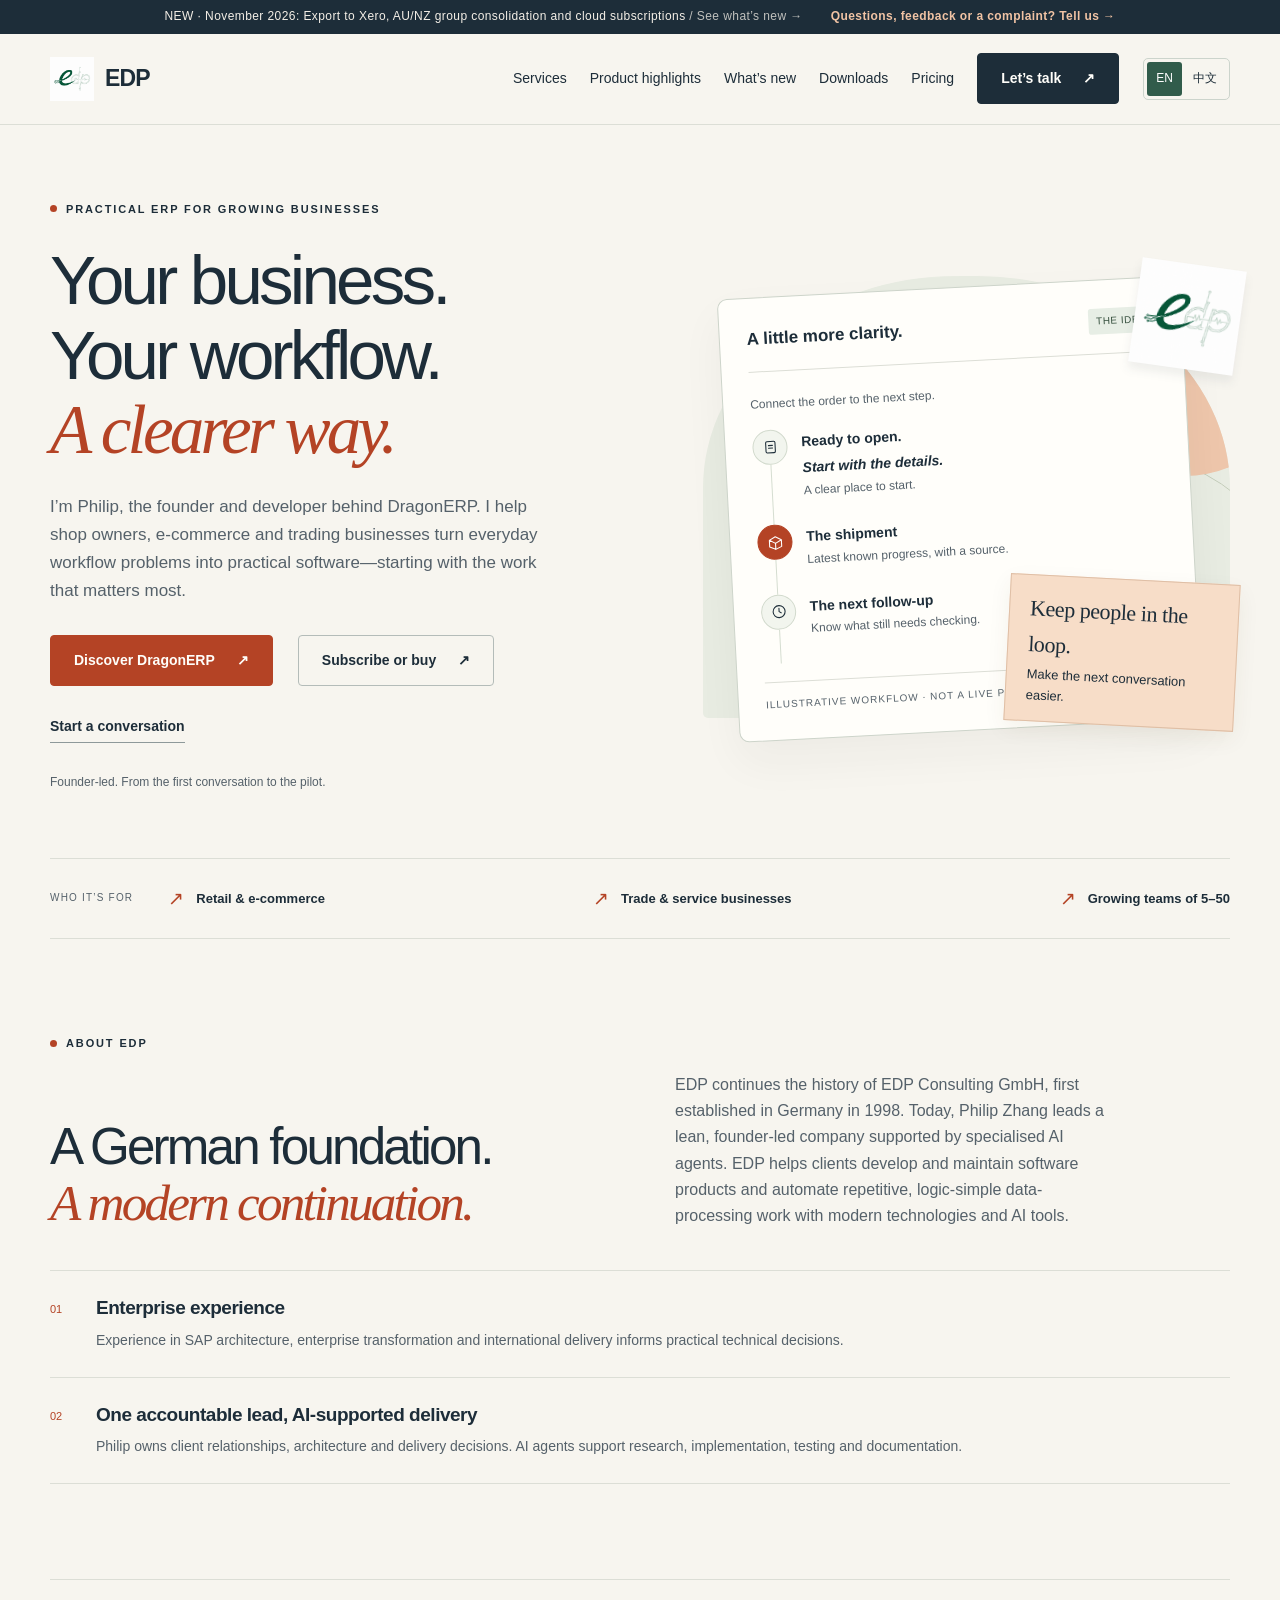
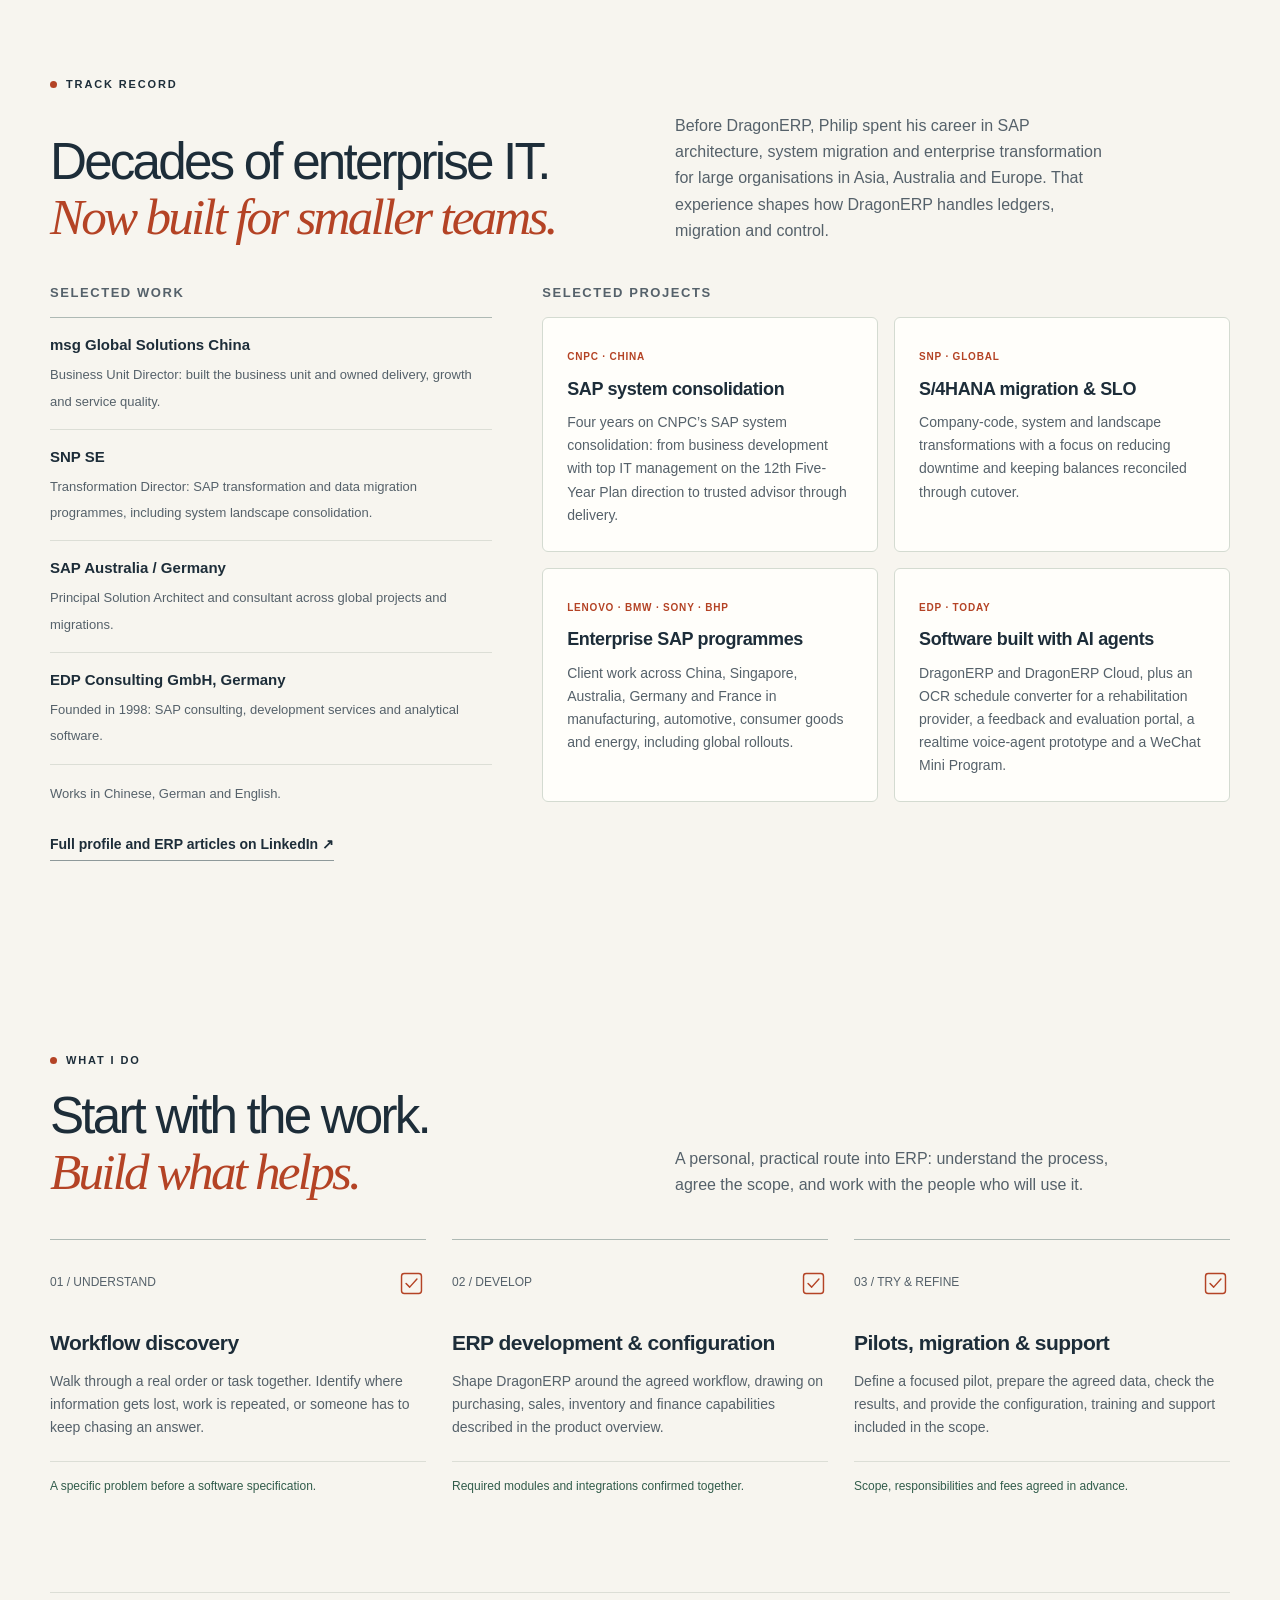
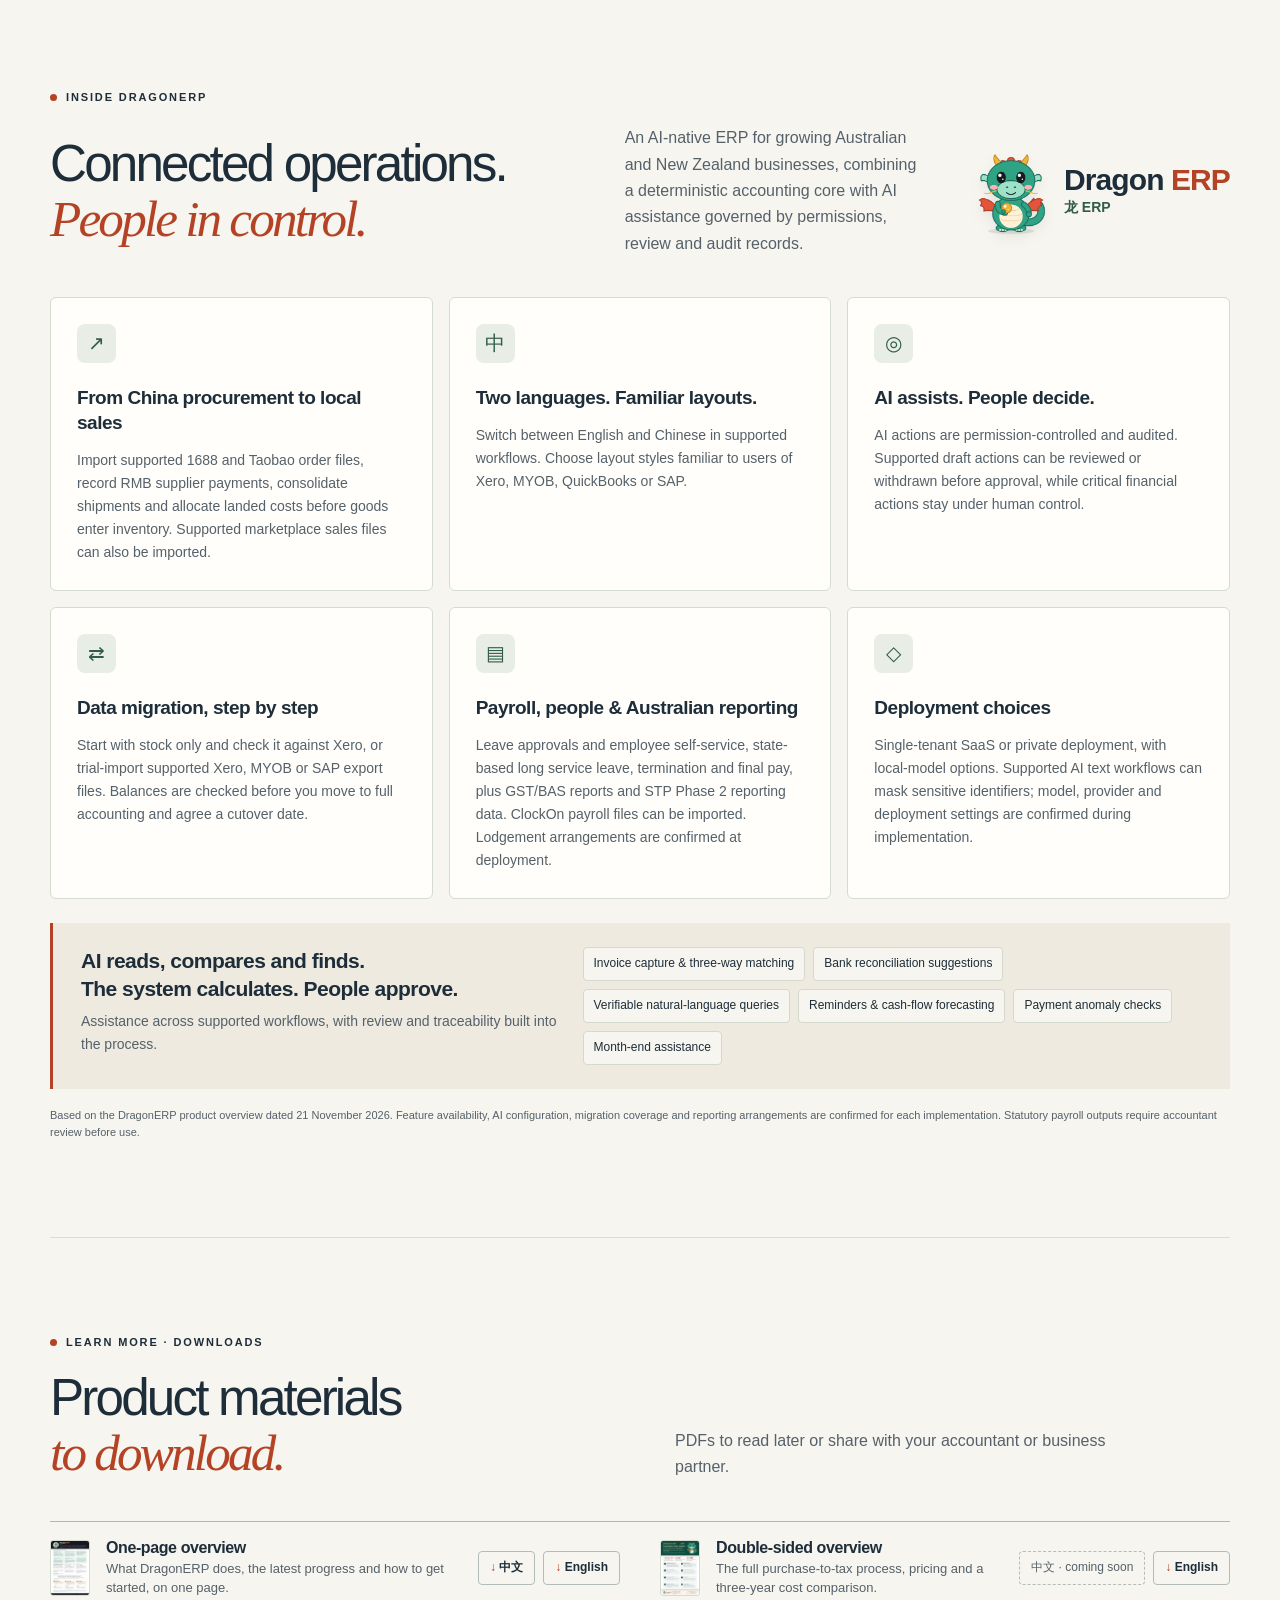
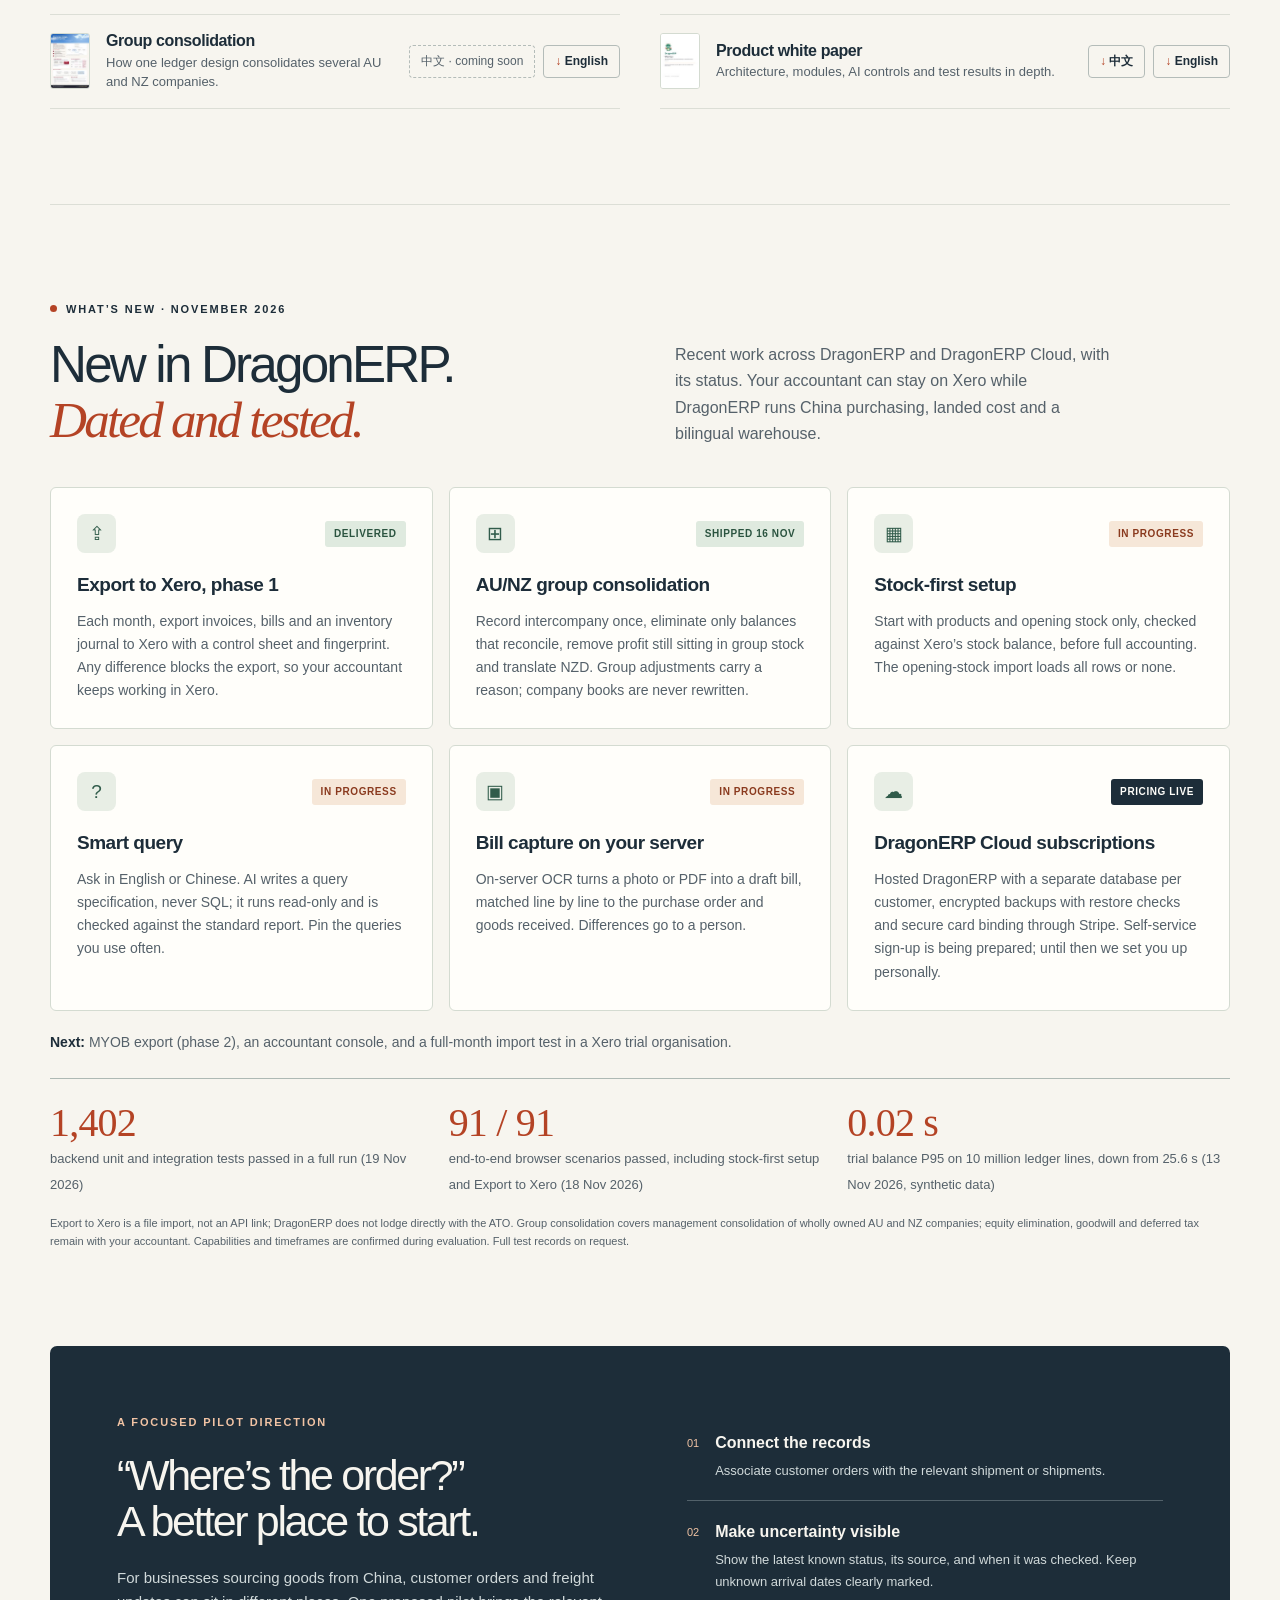
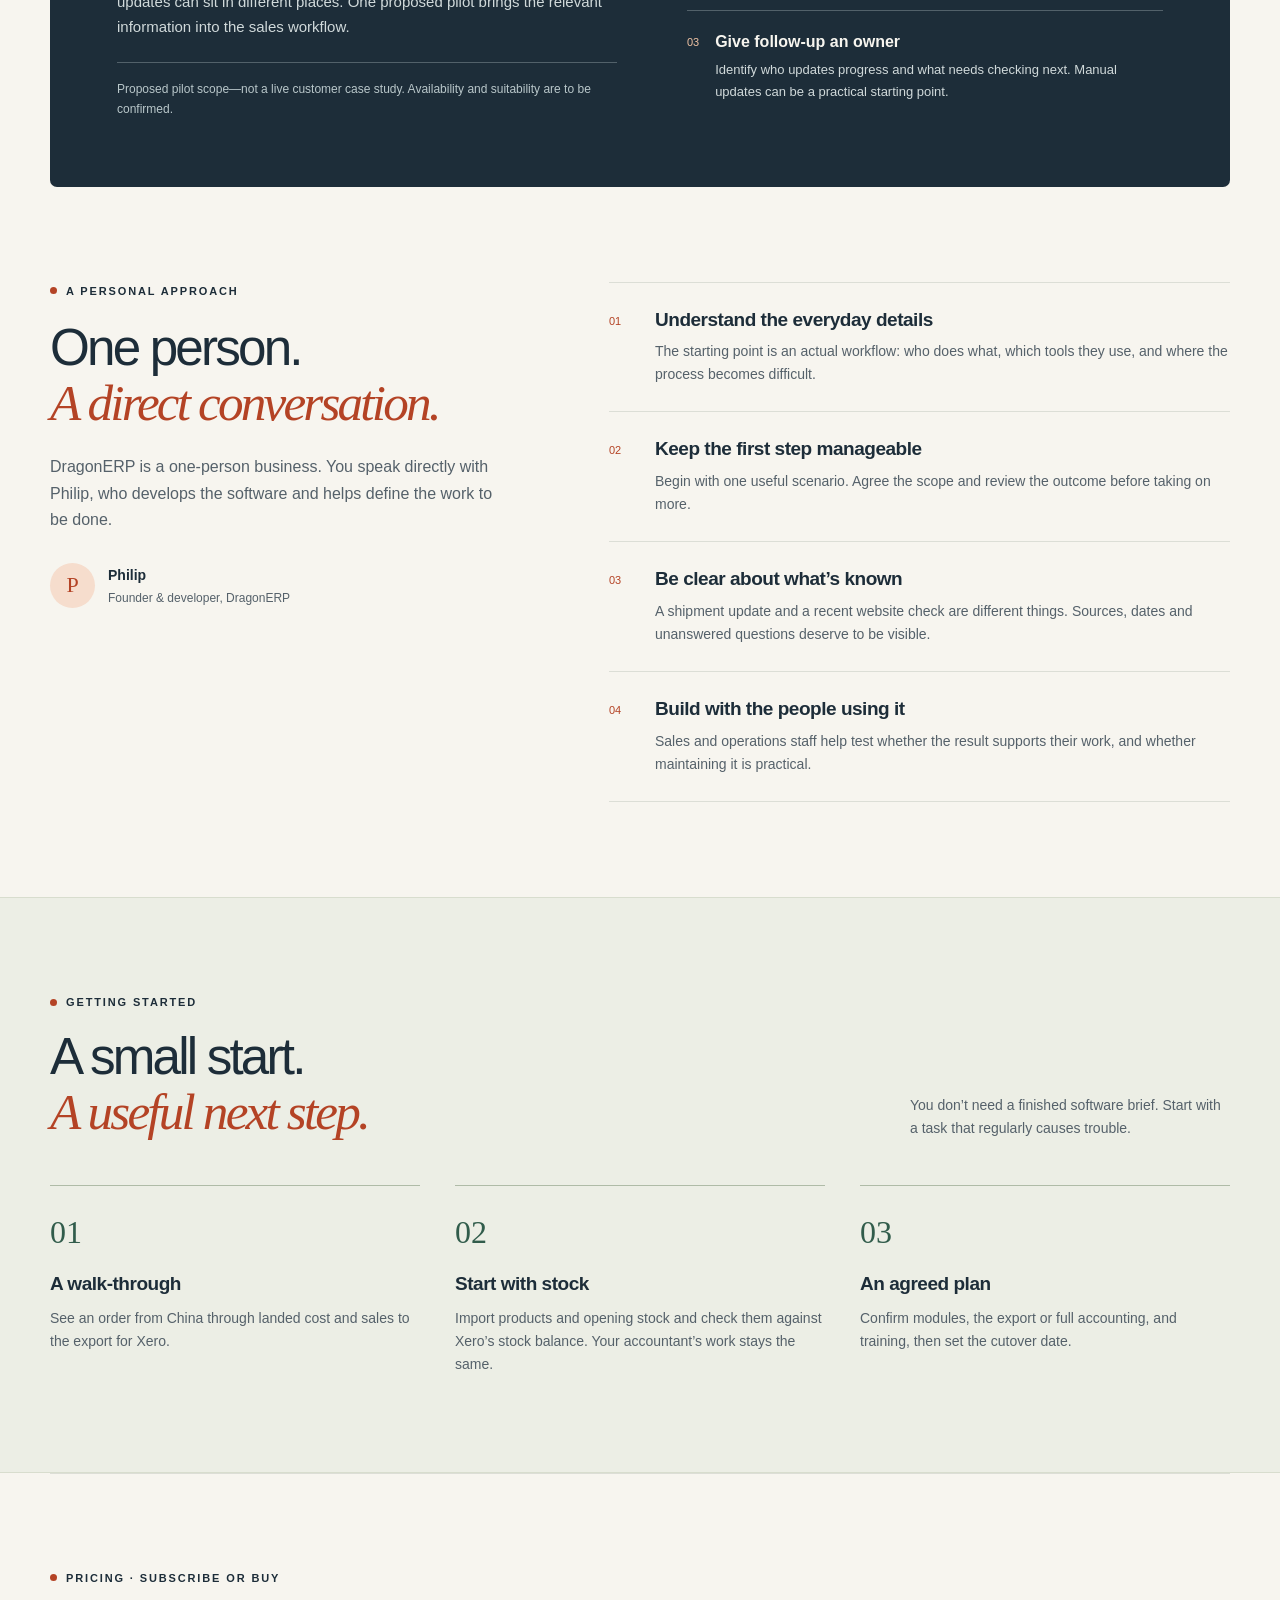
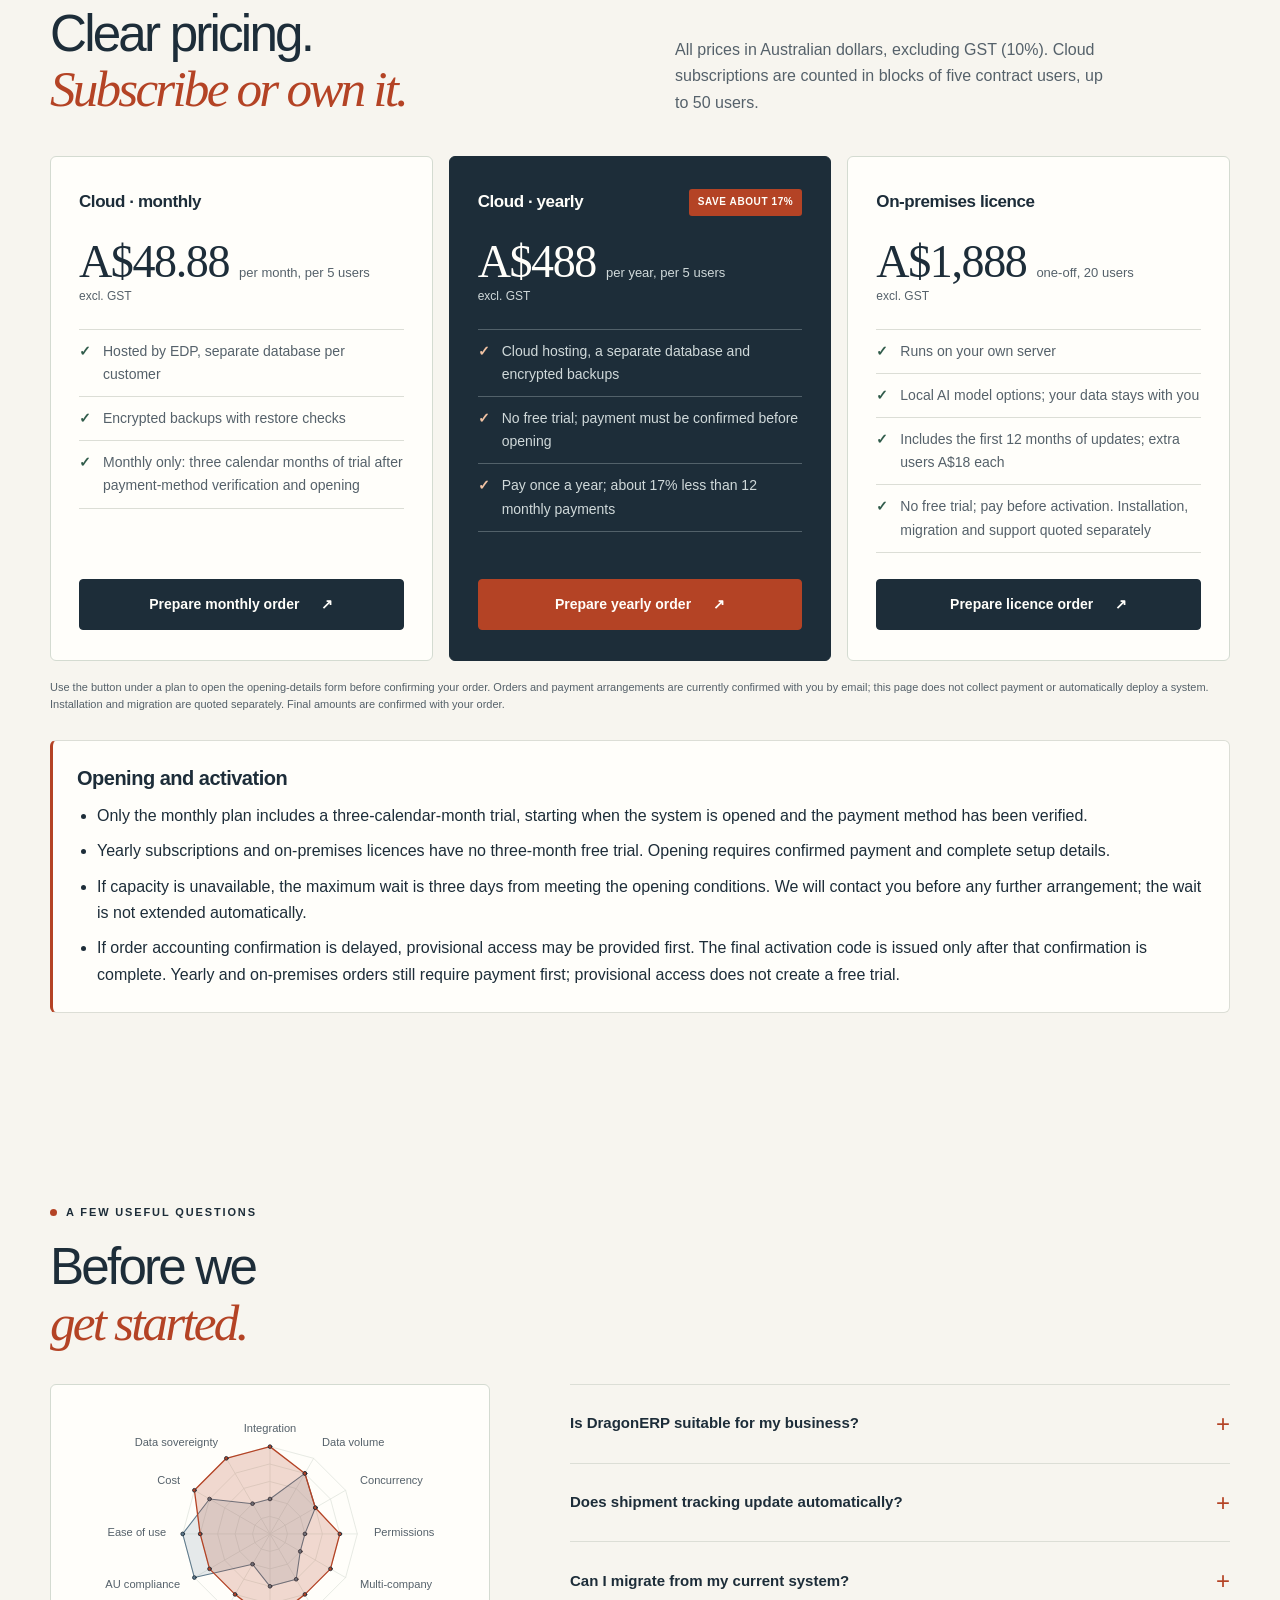
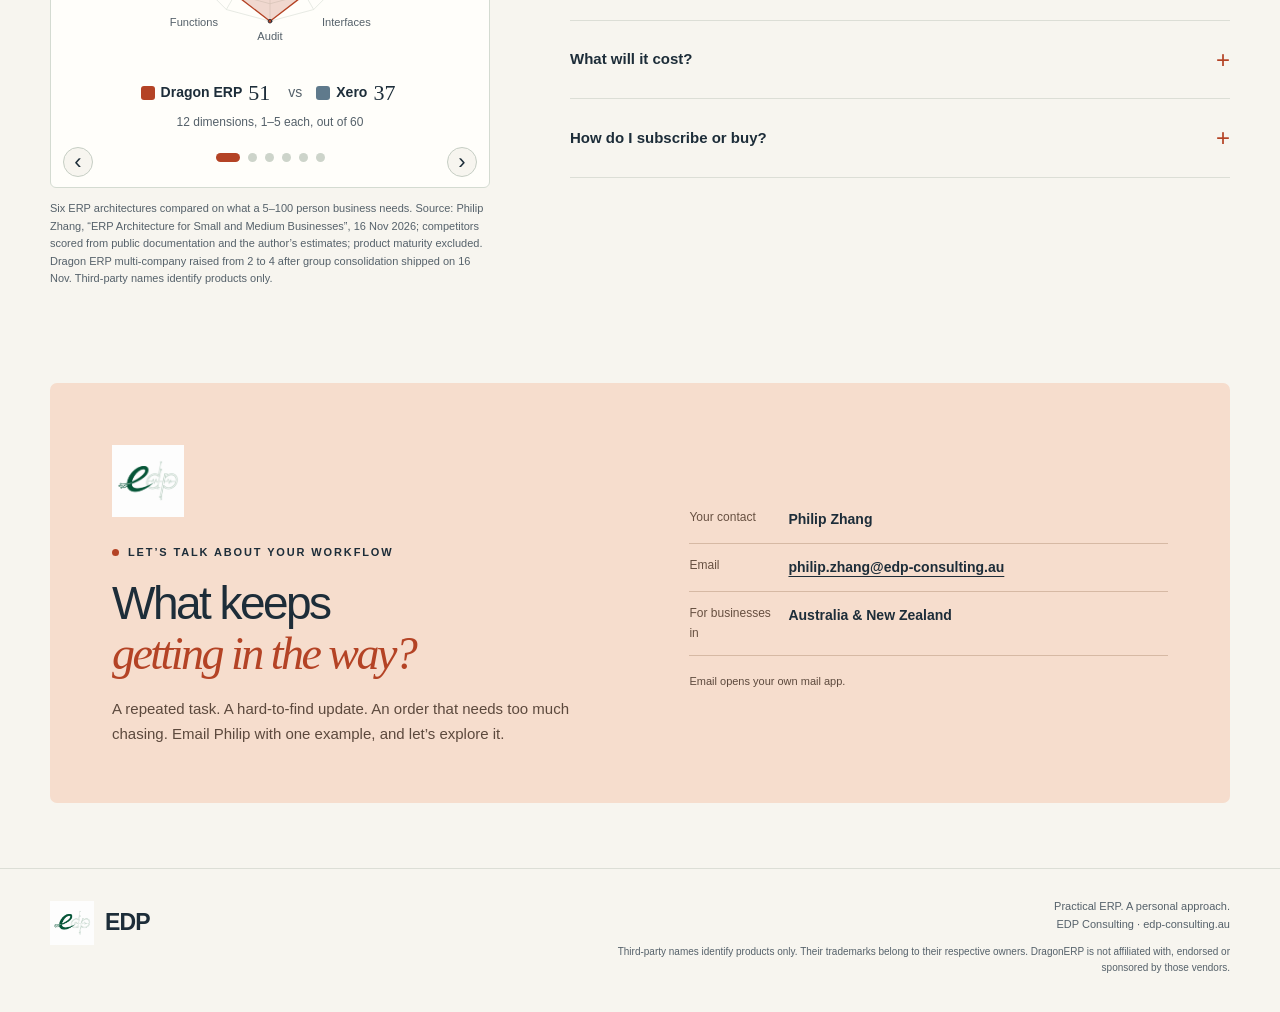
<file: index.html>
<!doctype html><html lang="en-AU"><head><meta charset="utf-8"><meta name="viewport" content="width=device-width, initial-scale=1"><meta name="robots" content="index, follow"><link rel="canonical" href="https://edp-consulting.au/"><meta name="theme-color" content="#f7f5ef"><meta name="description" content="DragonERP brings together practical ERP development, Chinese procurement workflows and controlled AI assistance for growing Australian and New Zealand businesses."><title>EDP | Enterprise technology and AI delivery</title><link rel="icon" href="assets/edp-logo.png"><style>
    :root{--paper:#f7f5ef;--white:#fffefa;--ink:#1d2d39;--muted:#55616a;--orange:#b44325;--peach:#f6ddcd;--line:#dcded6;--green:#315c4b;--serif:Georgia,'Times New Roman',serif;--sans:'Segoe UI',Arial,sans-serif}
    *{box-sizing:border-box}html{scroll-behavior:smooth;scroll-padding-top:100px}body{margin:0;background:var(--paper);color:var(--ink);font-family:var(--sans);font-size:16px;line-height:1.65}a{color:inherit;text-decoration:none}button{font:inherit}a:focus-visible,button:focus-visible,summary:focus-visible{outline:3px solid var(--orange);outline-offset:5px}::selection{background:var(--peach)}.wrap{width:min(1180px,calc(100% - 96px));margin:auto}.skip{position:fixed;top:-80px;background:var(--ink);color:white;padding:12px;z-index:100}.skip:focus{top:8px}.draft{background:var(--ink);color:#f4efe7;text-align:center;font-size:12px;letter-spacing:.035em;padding:7px 16px}.draft span{opacity:.76}header{border-bottom:1px solid var(--line);background:var(--paper)}.nav{height:90px;display:flex;align-items:center;justify-content:space-between;gap:24px}.brand{display:flex;align-items:center;gap:11px;font-weight:700;font-size:23px;letter-spacing:-.8px}.brand-icon{width:35px;height:35px;color:var(--orange)}.brand em{font-style:normal;font-weight:400}.nav-links{display:flex;align-items:center;gap:30px;font-size:14px}.nav-links>a:not(.button):hover{text-decoration:underline;text-underline-offset:6px}.button{display:inline-flex;align-items:center;justify-content:center;gap:22px;background:var(--ink);color:#fffefa;padding:13px 23px;border-radius:4px;border:1px solid var(--ink);font-weight:600;font-size:14px;transition:background .2s,transform .2s}.button:hover{background:#354956;transform:translateY(-2px)}.button.orange{background:var(--orange);border-color:var(--orange)}.button.orange:hover{background:#92351c}.button.light{background:transparent;color:var(--ink);border-color:#b4bcb9}.menu{display:none;background:none;border:1px solid var(--line);border-radius:4px;padding:8px 12px;color:var(--ink)}.eyebrow{font-size:11px;text-transform:uppercase;letter-spacing:.17em;font-weight:700;display:flex;align-items:center;gap:9px}.dot{width:7px;height:7px;background:var(--orange);border-radius:50%;display:inline-block;flex-shrink:0}h1,h2,h3,p{margin:0}h1,h2{font-weight:400;letter-spacing:-.055em;line-height:1.08}h1{font-size:clamp(46px,5.4vw,73px);margin:25px 0 25px}h1 em,h2 em{font-family:var(--serif);font-weight:400;color:var(--orange)}h2{font-size:clamp(36px,4vw,52px)}h3{font-size:21px;font-weight:600;line-height:1.3;letter-spacing:-.025em}p{color:var(--muted)}.hero{display:grid;grid-template-columns:1.08fr 1fr;gap:58px;align-items:center;padding:75px 0 65px}.hero-copy>p{font-size:17px;max-width:490px}.hero-actions{display:flex;align-items:center;gap:25px;margin-top:30px;flex-wrap:wrap}.text-link{font-size:14px;font-weight:600;border-bottom:1px solid #8e999a;padding:4px 0}.text-link:hover{color:var(--orange)}.personal-note{margin-top:30px;font-size:12px;color:var(--muted);display:flex;align-items:center;gap:9px}.personal-note svg{width:17px;height:17px}.hero-art{position:relative;min-height:480px;display:flex;align-items:center;justify-content:center}.art-field{position:absolute;inset:20px 0 18px 12px;background:#e8ece2;border-radius:48% 48% 5px 5px;overflow:hidden}.art-field:before{content:'';position:absolute;width:360px;height:360px;border:1px solid #c4cdba;border-radius:50%;left:45%;top:40%}.art-field:after{content:'';position:absolute;width:230px;height:230px;background:#eec6ab;border-radius:50%;right:-70px;top:-30px}.workflow-card{background:var(--white);width:86%;position:relative;border:1px solid #cdd4ca;border-radius:10px;padding:27px;box-shadow:0 20px 45px #2335240c;transform:rotate(-3deg)}.card-head{display:flex;justify-content:space-between;align-items:center;gap:10px;border-bottom:1px solid var(--line);padding-bottom:18px}.card-head strong{font-size:17px}.tag{font-size:10px;letter-spacing:.05em;text-transform:uppercase;padding:5px 8px;border-radius:3px;background:#e7eee5;color:#37513f;white-space:nowrap}.flow-title{font-size:12px;color:var(--muted);padding:23px 0 15px}.flow-row{display:flex;align-items:flex-start;gap:14px;position:relative;padding-bottom:23px}.flow-row:not(:last-child):before{content:'';position:absolute;left:17px;top:35px;bottom:0;width:1px;background:#d5ddd0}.flow-icon{height:35px;width:35px;display:grid;place-items:center;border:1px solid #d2dacd;background:#f2f5ee;border-radius:50%;flex-shrink:0}.flow-icon svg{width:16px;height:16px}.flow-row.active .flow-icon{background:var(--orange);color:white;border-color:var(--orange)}.flow-row strong{font-size:14px;font-weight:600}.flow-row small{display:block;color:var(--muted);font-size:12px}.flow-row:last-child{padding-bottom:0}.art-caption{font-size:10px;text-transform:uppercase;letter-spacing:.1em;margin-top:18px;padding-top:14px;border-top:1px solid var(--line);color:var(--muted)}.float-note{position:absolute;bottom:10px;right:-7px;transform:rotate(3deg);background:#f7ddc8;padding:15px 20px;border:1px solid #dfbfa6;box-shadow:0 8px 22px #553b1610;font-size:13px;max-width:230px}.float-note strong{display:block;font-family:var(--serif);font-weight:400;font-size:22px;letter-spacing:-.02em}.audience-strip{border-top:1px solid var(--line);border-bottom:1px solid var(--line);display:flex;align-items:center;gap:35px;padding:24px 0;font-size:13px}.audience-strip .label{font-size:10px;text-transform:uppercase;letter-spacing:.12em;color:var(--muted);max-width:140px}.audience-items{display:flex;justify-content:space-between;gap:30px;flex:1;font-weight:600}.audience-items span{display:flex;align-items:center;gap:12px}.audience-items span:before{content:'↗';color:var(--orange);font-size:19px;font-weight:400}.section{padding:95px 0}.section-heading{display:grid;grid-template-columns:1fr 1fr;gap:70px;align-items:end;margin:19px 0 40px}.section-heading p{max-width:440px;font-size:16px}.services{display:grid;grid-template-columns:repeat(3,1fr);gap:26px}.service{padding:29px 0 0;border-top:1px solid #aeb9b4}.service-top{display:flex;align-items:center;justify-content:space-between;margin-bottom:31px}.service-number{font-size:12px;color:var(--muted);font-variant-numeric:tabular-nums}.service svg{width:29px;height:29px;color:var(--orange)}.service h3{margin-bottom:14px}.service p{font-size:14px}.service .detail{border-top:1px solid var(--line);margin-top:22px;padding-top:15px;font-size:12px;color:var(--green)}.focus{background:var(--ink);color:var(--paper);padding:67px;border-radius:7px;display:grid;grid-template-columns:1.05fr 1fr;gap:70px;position:relative;overflow:hidden}.focus .eyebrow{color:#f1c3a4}.focus h2{font-size:43px;margin:21px 0}.focus p{color:#d0d9da;font-size:15px}.focus .footnote{font-size:12px;color:#b9c7ca;margin-top:22px;border-top:1px solid #52616a;padding-top:17px}.focus-list{margin:0;padding:0;list-style:none;align-self:center}.focus-list li{display:flex;gap:16px;padding:18px 0;border-bottom:1px solid #52616a}.focus-list li:first-child{padding-top:0}.focus-list li:last-child{border:0;padding-bottom:0}.focus-list .num{color:#f1c3a4;font-size:11px;padding-top:4px}.focus-list strong{font-size:16px;font-weight:600}.focus-list p{font-size:13px;margin-top:4px}.approach{display:grid;grid-template-columns:.85fr 1.15fr;gap:100px}.approach-intro h2{margin:20px 0 24px}.founder{display:flex;align-items:center;gap:13px;margin-top:29px}.avatar{width:45px;height:45px;background:var(--peach);border-radius:50%;display:grid;place-items:center;font-family:var(--serif);font-size:22px;color:var(--orange)}.founder strong{font-size:14px}.founder small{display:block;color:var(--muted);font-size:12px}.principles{border-top:1px solid var(--line)}.principle{padding:25px 0;border-bottom:1px solid var(--line);display:grid;grid-template-columns:34px 1fr;gap:12px}.principle .index{font-size:11px;color:var(--orange);padding-top:4px}.principle h3{font-size:19px;margin-bottom:8px}.principle p{font-size:14px}.process-section{background:#eceee5;border-top:1px solid #d8ddce;border-bottom:1px solid #d8ddce}.process-heading{display:flex;align-items:end;justify-content:space-between;gap:30px}.process-heading h2{margin-top:18px}.process-heading>p{max-width:320px;font-size:14px}.steps{display:grid;grid-template-columns:repeat(3,1fr);gap:35px;margin-top:45px}.step{border-top:1px solid #afbba7;padding-top:20px}.step span{font-family:var(--serif);font-size:32px;color:var(--green)}.step h3{margin:13px 0 11px;font-size:19px}.step p{font-size:14px}.faq-layout{display:grid;grid-template-columns:.8fr 1.2fr;gap:80px}.faq-layout h2{margin-top:18px}.faq details{border-top:1px solid var(--line);padding:19px 0}.faq details:last-child{border-bottom:1px solid var(--line)}summary{cursor:pointer;font-size:15px;font-weight:600;display:flex;align-items:center;justify-content:space-between;gap:20px;list-style:none}summary::-webkit-details-marker{display:none}summary:after{content:'+';color:var(--orange);font-size:24px;font-weight:400}details[open] summary:after{content:'−'}.faq details p{font-size:14px;margin-top:13px;padding-right:20px}.contact{padding:57px 62px;background:var(--peach);border-radius:7px;display:grid;grid-template-columns:1.05fr 1fr;gap:75px;align-items:center;margin-bottom:65px}.contact h2{font-size:46px;margin:18px 0}.contact p{font-size:15px;color:#5c493d}.contact-details{padding:0;margin:0}.contact-details>div{padding:12px 0;border-bottom:1px solid #d6b9a4;display:grid;grid-template-columns:84px 1fr;gap:15px}.contact dt{font-size:12px;color:#675041}.contact dd{margin:0;font-size:14px;font-weight:600}.contact dd.pending{font-weight:400;color:#675041}.contact-notice{font-size:11px!important;margin-top:16px}footer{border-top:1px solid var(--line);padding:28px 0 35px}.footer-row{display:flex;justify-content:space-between;gap:30px;align-items:center}.footer-brand{font-size:18px}.footer-note{font-size:11px;text-align:right;color:var(--muted)}.footer-note a{text-decoration:underline;text-underline-offset:3px}svg{fill:none;stroke:currentColor;stroke-width:1.6;stroke-linecap:round;stroke-linejoin:round}.section a.text-link{display:inline-block;margin-top:25px}
    @media(min-width:1500px){.hero{padding-top:90px;padding-bottom:80px}}@media(max-width:1000px){.wrap{width:calc(100% - 56px)}.hero{gap:25px}.hero-art{min-height:450px}.workflow-card{padding:21px;width:90%}.float-note{right:0;max-width:210px}.nav-links{gap:20px}.focus{padding:42px;gap:40px}.approach{gap:50px}.contact{padding:40px;gap:40px}.audience-items{gap:18px}.section-heading{gap:35px}}
    @media(max-width:760px){html{scroll-padding-top:30px}.wrap{width:calc(100% - 40px)}.nav{height:74px;position:relative}.brand{font-size:22px}.menu{display:block}.nav-links{display:none;position:absolute;top:74px;left:-20px;right:-20px;padding:20px;background:var(--paper);border-bottom:1px solid var(--line);z-index:5;align-items:stretch;gap:18px}.nav-links.open{display:flex;flex-direction:column}.hero{grid-template-columns:1fr;padding:44px 0 35px;gap:28px}h1{font-size:54px;max-width:560px}.hero-copy>p{font-size:16px}.hero-art{min-height:440px;max-width:490px;width:100%;margin:auto}.art-field{inset:15px 10px 25px}.workflow-card{width:85%;padding:24px}.float-note{right:2px;bottom:9px}.hero-actions{gap:22px}.personal-note{margin-top:23px}.audience-strip{align-items:start;flex-direction:column;gap:13px;padding:24px 0}.audience-strip .label{max-width:none}.audience-items{flex-direction:column;gap:8px}.section{padding:62px 0}.section-heading{grid-template-columns:1fr;gap:21px;margin-bottom:30px}h2{font-size:39px}.services{grid-template-columns:1fr;gap:31px}.service{padding-top:21px}.service-top{margin-bottom:17px}.service p{font-size:15px}.service .detail{margin-top:16px}.focus{grid-template-columns:1fr;gap:35px;padding:33px 25px}.focus h2{font-size:37px}.approach{grid-template-columns:1fr;gap:35px}.steps{grid-template-columns:1fr;gap:28px;margin-top:30px}.step{display:grid;grid-template-columns:38px 1fr;gap:14px}.step h3{margin:5px 0 9px}.process-heading{display:block}.process-heading>p{margin-top:23px;max-width:none}.faq-layout{grid-template-columns:1fr;gap:30px}.contact{grid-template-columns:1fr;gap:26px;padding:32px 25px;margin-bottom:42px}.contact h2{font-size:39px}.footer-row{align-items:start;flex-direction:column;gap:15px}.footer-note{text-align:left}.draft{font-size:10px}.draft span{display:none}}
    @media(max-width:380px){h1{font-size:46px}.hero-art{min-height:420px}.workflow-card{padding:19px;width:92%}.float-note{font-size:11px;max-width:180px;padding:12px 15px}.float-note strong{font-size:19px}.hero-actions{gap:17px}.button{padding:12px 17px}.contact-details>div{grid-template-columns:65px 1fr}.wrap{width:calc(100% - 32px)}}@media(prefers-reduced-motion:reduce){html{scroll-behavior:auto}.button{transition:none}.button:hover{transform:none}}

  .brand img{width:44px;height:51px;object-fit:contain;flex-shrink:0}.nav-right{display:flex;align-items:center;gap:24px}.nav-links{gap:23px}.language-switch{display:flex;padding:3px;border:1px solid #ccd4cc;border-radius:5px;gap:2px;flex-shrink:0}.language-switch button{border:0;background:transparent;color:var(--ink);padding:6px 9px;border-radius:3px;cursor:pointer;font-size:12px;min-height:34px}.language-switch button[aria-pressed=true]{background:var(--green);color:white}.card-head .mini-logo{width:37px;height:43px;object-fit:contain}.card-head .card-wordmark{display:flex;gap:9px;align-items:center}.hero-mascot{position:absolute;right:-10px;top:0;width:105px;height:121px;object-fit:contain;transform:rotate(8deg);z-index:2;filter:drop-shadow(0 7px 5px #1d2d3912)}.workflow-card{margin-top:25px}.highlights{border-top:1px solid var(--line)}.product-grid{display:grid;grid-template-columns:repeat(3,1fr);gap:16px}.product-card{border:1px solid #d4dbd1;border-radius:6px;padding:26px;background:#fffefa}.product-card .feature-icon{width:39px;height:39px;display:grid;place-items:center;background:#e8eee5;border-radius:8px;color:var(--green);font-size:20px;margin-bottom:23px}.product-card h3{font-size:19px;margin-bottom:13px}.product-card p{font-size:14px}.ai-band{margin-top:24px;border-left:3px solid var(--orange);padding:24px 28px;background:#eeeae0;display:grid;grid-template-columns:1fr 1.3fr;gap:25px}.ai-band h3{font-size:21px}.ai-band p{font-size:14px;margin-top:8px}.ai-tools{display:flex;gap:8px;flex-wrap:wrap;align-content:center}.ai-tools span{padding:6px 10px;background:var(--paper);border:1px solid #d4d8cd;border-radius:4px;font-size:12px}.source-note{font-size:11px;color:var(--muted);margin-top:18px;line-height:1.6}.contact-logo{width:72px;height:83px;object-fit:contain;margin-bottom:12px}.contact dd a{overflow-wrap:anywhere;text-decoration:underline;text-underline-offset:4px}.footer-brand img{width:32px;height:37px}.footer-row{align-items:start}.footer-note{max-width:650px}.disclaimer{font-size:10px;margin-top:10px;max-width:680px}.focus{scroll-margin-top:25px}html[lang=zh-Hans] body{font-family:'Microsoft YaHei','PingFang SC','Segoe UI',sans-serif}html[lang=zh-Hans] h1{font-size:clamp(43px,4.9vw,65px);letter-spacing:-.025em;line-height:1.25}html[lang=zh-Hans] h2{letter-spacing:-.025em;line-height:1.23}html[lang=zh-Hans] h1 em,html[lang=zh-Hans] h2 em{font-family:inherit;font-style:normal}html[lang=zh-Hans] .eyebrow{letter-spacing:.1em}html[lang=zh-Hans] .hero-copy>p{line-height:1.9}html[lang=zh-Hans] .float-note strong{font-family:inherit;font-size:20px}html[lang=zh-Hans] .hero{gap:50px}
  @media(max-width:1080px){.nav-right{gap:15px}.nav-links{gap:15px}.nav-links .button{padding:11px 15px}.brand{font-size:21px}.product-card{padding:23px}}@media(max-width:900px) and (min-width:761px){.nav-links>a:not(.button){display:none}.hero-mascot{width:85px;right:-5px;top:4px}}@media(max-width:760px){.nav-right{gap:9px}.brand{font-size:20px;gap:7px}.brand img{width:34px;height:40px}.language-switch button{padding:5px 7px}.menu{font-size:12px;padding:6px 9px;min-height:42px}.nav{gap:10px}.nav-links.open{display:flex}.nav-links>a:not(.button){display:block}.hero-mascot{right:0;top:-1px;width:85px;height:98px}.product-grid{grid-template-columns:1fr;gap:14px}.product-card{padding:23px}.product-card .feature-icon{float:left;margin:0 15px 8px 0;width:34px;height:34px}.product-card h3{min-height:34px;display:flex;align-items:center;margin-bottom:12px}.product-card p{clear:both}.ai-band{grid-template-columns:1fr;padding:23px;gap:15px}.section-heading p{max-width:none}.footer-note{max-width:none}.source-note{font-size:11px}html[lang=zh-Hans] h1{font-size:46px}html[lang=zh-Hans] .hero{gap:28px}html[lang=zh-Hans] h2{font-size:35px}}@media(max-width:380px){.brand{font-size:18px;gap:5px}.brand img{width:29px;height:34px}.language-switch button{font-size:11px;padding:5px 6px}.nav-right{gap:6px}.menu{padding:6px}.nav{gap:6px}.hero-mascot{width:75px;height:86px}html[lang=zh-Hans] h1{font-size:40px}}
a.draft{display:block}a.draft:hover{text-decoration:underline;text-underline-offset:3px}.whats-new{border-top:1px solid var(--line)}.news-grid{display:grid;grid-template-columns:repeat(3,1fr);gap:16px}.news-card{border:1px solid #d4dbd1;border-radius:6px;padding:26px;background:#fffefa}.news-top{display:flex;align-items:center;justify-content:space-between;gap:10px;margin-bottom:20px}.news-card .feature-icon{width:39px;height:39px;display:grid;place-items:center;background:#e8eee5;border-radius:8px;color:var(--green);font-size:19px}.news-card h3{font-size:19px;margin-bottom:12px}.news-card p{font-size:14px}.status{font-size:10px;letter-spacing:.06em;text-transform:uppercase;font-weight:700;padding:5px 9px;border-radius:3px;white-space:nowrap}.status.done{background:#dfeadf;color:#2b5440}.status.progress{background:#f6e7d8;color:#8a3a1e}.status.cloud{background:#1d2d39;color:#fffefa}.news-next{font-size:14px;margin-top:20px}.news-next strong{color:var(--ink)}.proof-strip{display:grid;grid-template-columns:repeat(3,1fr);gap:16px;margin-top:24px;border-top:1px solid #aeb9b4;padding-top:22px}.proof-strip strong{display:block;font-family:var(--serif);font-weight:400;font-size:40px;color:var(--orange);letter-spacing:-.02em;line-height:1.1}.proof-strip span{font-size:13px;color:var(--muted)}.pricing{border-top:1px solid var(--line)}.plan-grid{display:grid;grid-template-columns:repeat(3,1fr);gap:16px;align-items:stretch}.plan-card{border:1px solid #d4dbd1;border-radius:6px;padding:30px 28px;background:#fffefa;display:flex;flex-direction:column}.plan-head{display:flex;justify-content:space-between;align-items:center;gap:10px;min-height:30px}.plan-head h3{font-size:17px}.plan-badge{font-size:10px;letter-spacing:.06em;text-transform:uppercase;font-weight:700;padding:5px 9px;border-radius:3px;background:var(--orange);color:#fffefa;white-space:nowrap}.plan-price{margin:22px 0 2px;display:flex;align-items:baseline;gap:10px;flex-wrap:wrap}.plan-price strong{font-family:var(--serif);font-weight:400;font-size:46px;letter-spacing:-.03em;color:var(--ink);line-height:1}.plan-price span{font-size:13px}.plan-tax{font-size:12px}.plan-card ul{list-style:none;padding:0;margin:22px 0 26px;border-top:1px solid var(--line);flex:1}.plan-card li{font-size:14px;color:var(--muted);padding:10px 0 10px 24px;border-bottom:1px solid var(--line);position:relative}.plan-card li:before{content:"✓";position:absolute;left:0;color:var(--green);font-weight:700}.plan-card .button{width:100%}.plan-card.featured{background:var(--ink);border-color:var(--ink)}.plan-card.featured h3,.plan-card.featured .plan-price strong{color:#fffefa}.plan-card.featured p,.plan-card.featured .plan-price span,.plan-card.featured li{color:#d0d9da}.plan-card.featured ul,.plan-card.featured li{border-color:#52616a}.plan-card.featured li:before{color:#f1c3a4}.dragon-lockup{display:flex;align-items:center;gap:14px}.hl-head{align-items:center}.hl-head{gap:44px}.hl-a{grid-template-columns:1.4fr auto 1fr}.hl-a .dragon-lockup{justify-self:center}.hl-a>p{justify-self:end;text-align:right}.hl-b{grid-template-columns:1.75fr 1fr auto}.hl-b .dragon-lockup{justify-self:end}@media(max-width:1000px){.hl-a,.hl-b{grid-template-columns:1fr auto}.hl-a>p,.hl-b>p{grid-column:1/-1;justify-self:start;text-align:left}.hl-b .dragon-lockup{grid-row:1;grid-column:2}}@media(max-width:760px){.hl-a,.hl-b{grid-template-columns:1fr}.hl-a .dragon-lockup,.hl-b .dragon-lockup{justify-self:start;grid-column:1;grid-row:auto}}.dragon-lockup img{width:78px;height:90px;object-fit:contain;filter:drop-shadow(0 6px 6px #1d2d3914)}.dragon-lockup strong{display:block;font-size:30px;letter-spacing:-.03em;line-height:1.1}.dragon-lockup strong em{font-style:normal;color:var(--orange)}.dragon-cn{display:block;font-size:14px;color:var(--green);font-weight:600}.downloads{border-top:1px solid var(--line)}.dl-list{display:grid;grid-template-columns:1fr 1fr;gap:0 40px;border-top:1px solid #aeb9b4}.dl-item{display:grid;grid-template-columns:40px 1fr auto;gap:16px;align-items:center;padding:16px 0;border-bottom:1px solid var(--line)}.dl-thumb{width:40px;height:56px;object-fit:cover;object-position:top;border:1px solid #d4dbd1;border-radius:3px;background:#fffefa}.dl-item h3{font-size:16px;margin-bottom:2px}.dl-meta{font-size:13px;line-height:1.45}.dl-links{display:flex;gap:8px}.dl-link{font-size:12px;font-weight:600;padding:6px 11px;border:1px solid #b4bcb9;border-radius:4px;white-space:nowrap}.dl-link:before{content:"↓ ";color:var(--orange)}a.dl-link:hover{border-color:var(--ink);background:#fffefa}.dl-link.soon{color:var(--muted);border-style:dashed;font-weight:400}.dl-link.soon:before{content:""}@media(max-width:1000px){.dl-list{grid-template-columns:1fr}}@media(max-width:760px){.dl-item{grid-template-columns:40px 1fr}.dl-links{grid-column:2}.dragon-lockup strong{font-size:26px}.dragon-lockup img{width:62px;height:72px}}.topbar{display:flex;justify-content:center;align-items:center;gap:28px;flex-wrap:wrap}.topbar a:hover{text-decoration:underline;text-underline-offset:3px}.topbar-feedback{color:#f1c3a4;font-weight:600;white-space:nowrap}.fb-dialog{width:min(620px,calc(100% - 32px));max-height:calc(100dvh - 40px);overflow:auto;border:0;border-radius:8px;padding:32px;background:var(--paper);color:var(--ink);box-shadow:0 30px 80px #1d2d3940}.fb-dialog::backdrop{background:#1d2d3999}.fb-close{position:absolute;top:12px;right:14px;border:0;background:none;font-size:28px;line-height:1;cursor:pointer;color:var(--muted)}.fb-close:hover{color:var(--ink)}.fb-head h2{font-size:32px;margin:12px 0 10px}.fb-head p{font-size:14px;margin-bottom:20px}.fb-form{display:grid;gap:16px}.fb-row{display:grid;grid-template-columns:1fr 1fr;gap:16px}.fb-form label{display:grid;gap:6px;font-size:13px;font-weight:600}.fb-form select,.fb-form textarea,.fb-form input{font:inherit;font-size:14px;font-weight:400;color:var(--ink);background:var(--paper);border:1px solid #c6cec4;border-radius:4px;padding:10px 12px;width:100%}.fb-form textarea{resize:vertical;min-height:120px}.fb-form select:focus,.fb-form textarea:focus,.fb-form input:focus{outline:3px solid var(--peach);border-color:var(--orange)}.fb-form small{font-weight:400;font-size:12px;color:var(--muted)}.fb-form .button{justify-self:start;cursor:pointer}.fb-error{color:var(--orange)!important;font-size:13px}.fb-note{font-size:12px}.fb-note a{text-decoration:underline;text-underline-offset:3px}@media(max-width:760px){.fb-dialog{padding:24px 18px}.fb-head h2{font-size:27px}}@media(max-width:760px){.fb-row{grid-template-columns:1fr}.topbar{gap:4px 16px}.topbar-feedback{font-size:11px}}.compare{border-top:1px solid var(--line)}.cmp-carousel{position:relative;background:#fffefa;border:1px solid #d4dbd1;border-radius:6px;padding:14px 10px 14px;margin-top:30px}.cmp-stage{display:grid;cursor:pointer}.cmp-slide{grid-area:1/1;margin:0;opacity:0;visibility:hidden;transition:opacity .6s,visibility .6s}.cmp-slide.active{opacity:1;visibility:visible}.cmp-slide svg{display:block;width:100%;max-width:760px;height:auto;margin:auto}.cmp-slide svg text{font-size:21px;fill:#55616a;stroke:none;font-family:inherit}.cmp-slide .ring{fill:none;stroke:#e3e6df}.cmp-slide .axis{stroke:#e3e6df}.cmp-slide .other{fill:#7f97a833;stroke:#5f7a8c;stroke-width:2}.cmp-slide .other-dot{fill:#5f7a8c}.cmp-slide .dragon{fill:#b4432533;stroke:var(--orange);stroke-width:2.5}.cmp-slide .dragon-dot{fill:var(--orange)}.cmp-slide figcaption{text-align:center;margin-top:6px}.cmp-vs{display:inline-flex;align-items:center;gap:6px;flex-wrap:wrap;justify-content:center;font-size:14px;font-weight:600}.cmp-vs strong{font-family:var(--serif);font-weight:400;font-size:22px;margin-right:4px}.cmp-sep{color:var(--muted);font-weight:400;margin:0 8px}.key{width:14px;height:14px;border-radius:3px;display:inline-block}.key.dragon{background:var(--orange)}.key.other{background:#5f7a8c}.cmp-note{display:block;font-size:12px;color:var(--muted);margin-top:2px}.cmp-nav{position:absolute;top:auto;bottom:10px;width:30px;height:30px;font-size:18px;border-radius:50%;border:1px solid #c6cec4;background:var(--paper);font-size:22px;line-height:1;cursor:pointer;color:var(--ink)}.cmp-nav.prev{left:12px}.cmp-nav.next{right:12px}.cmp-source{margin-top:12px}.cmp-nav:hover{border-color:var(--ink)}.cmp-dots{display:flex;justify-content:center;align-items:center;gap:8px;margin-top:10px;min-height:30px}.cmp-dot{width:9px;height:9px;border-radius:50%;border:0;padding:0;background:#cdd4ca;cursor:pointer}.cmp-dot.active{background:var(--orange);width:24px;border-radius:5px}@media(max-width:760px){.cmp-carousel{padding:12px 4px 12px}.cmp-slide svg text{font-size:24px}}@media(prefers-reduced-motion:reduce){.cmp-slide{transition:none}}.faq-layout{row-gap:0;align-items:start}.faq-layout>div:first-child{display:contents}.faq-layout>div:first-child>.eyebrow,#faq-title{grid-column:1/-1}#faq-title{margin-bottom:34px}.faq-layout .cmp-carousel{grid-column:1;margin-top:0}.faq-layout .cmp-source{grid-column:1}.faq-layout>.faq{grid-column:2;grid-row:3/span 2}@media(max-width:760px){.faq-layout>.faq{grid-column:1;grid-row:auto;margin-top:30px}}.experience{border-top:1px solid var(--line)}.xp-layout{display:grid;grid-template-columns:.9fr 1.4fr;gap:50px}.xp-layout h3{font-size:13px;text-transform:uppercase;letter-spacing:.12em;color:var(--muted);font-weight:700;margin-bottom:16px}.xp-roles ul{list-style:none;margin:0;padding:0;border-top:1px solid #aeb9b4}.xp-roles li{padding:15px 0;border-bottom:1px solid var(--line)}.xp-roles li strong{display:block;font-size:15px;margin-bottom:3px}.xp-roles li span{font-size:13px;color:var(--muted)}.xp-langs{font-size:13px;margin-top:18px}.xp-grid{display:grid;grid-template-columns:1fr 1fr;gap:16px}.xp-card{border:1px solid #d4dbd1;border-radius:6px;padding:24px;background:#fffefa}.xp-client{display:inline-block;font-size:10px;letter-spacing:.08em;text-transform:uppercase;font-weight:700;color:var(--orange);margin-bottom:12px}.xp-card h3{font-size:18px;text-transform:none;letter-spacing:-.02em;color:var(--ink);font-weight:600;margin-bottom:10px}.xp-card p{font-size:14px}@media(max-width:1000px){.xp-layout{grid-template-columns:1fr;gap:35px}}@media(max-width:760px){.xp-grid{grid-template-columns:1fr}.xp-card{padding:22px}}.faq details p a{text-decoration:underline;text-underline-offset:3px}@media(max-width:1000px){.news-grid,.plan-grid{grid-template-columns:1fr 1fr}}@media(max-width:760px){.news-grid,.plan-grid,.proof-strip{grid-template-columns:1fr}.news-card,.plan-card{padding:23px}.proof-strip strong{font-size:34px}.plan-price strong{font-size:40px}}</style><link rel="stylesheet" href="order.css"></head><body><a data-i18n="skip" class="skip" href="#main">Skip to content</a><div class="draft topbar"><a data-i18n="draft" class="topbar-news" href="#whats-new">NEW · November 2026: Export to Xero, AU/NZ group consolidation and cloud subscriptions <span>/ See what’s new →</span></a><a data-i18n="feedbackTop" class="topbar-feedback" href="#feedback">Questions, feedback or a complaint? Tell us →</a></div><header><div class="wrap nav"><a class="brand" href="#" aria-label="EDP"><img src="assets/edp-logo.png" alt="EDP" width="44" height="51"><span>EDP</span></a><div class="nav-right"><nav class="nav-links" id="navigation" aria-label="Main navigation"><a data-i18n="navServices" href="#services">Services</a><a data-i18n="navHighlights" href="#highlights">Product highlights</a><a data-i18n="navNew" href="#whats-new">What’s new</a><a data-i18n="navDownloads" href="#downloads">Downloads</a><a data-i18n="navPricing" href="#pricing">Pricing</a><a data-i18n="navContact" class="button" href="#contact">Let’s talk <span aria-hidden="true">↗</span></a></nav><div class="language-switch" role="group" aria-label="Language / 语言"><button type="button" data-lang="en" lang="en" aria-pressed="true">EN</button><button type="button" data-lang="zh" lang="zh-Hans" aria-pressed="false">中文</button></div><button data-i18n="menu" class="menu" type="button" aria-expanded="false" aria-controls="navigation">Menu</button></div></div></header><main id="main"><section class="wrap hero" aria-labelledby="hero-title"><div class="hero-copy"><div class="eyebrow"><span class="dot"></span><span data-i18n="heroEye" >Practical ERP for growing businesses</span></div><h1 data-i18n="heroTitle" id="hero-title">Your business.<br>Your workflow.<br><em>A clearer way.</em></h1><p data-i18n="heroIntro" >I’m Philip, the founder and developer behind DragonERP. I help shop owners, e-commerce and trading businesses turn everyday workflow problems into practical software—starting with the work that matters most.</p><div class="hero-actions"><a data-i18n="heroCTA" class="button orange" href="#highlights">Discover DragonERP <span aria-hidden="true">↗</span></a><a data-i18n="heroPricing" class="button light" href="#pricing">Subscribe or buy <span aria-hidden="true">↗</span></a><a data-i18n="heroContact" class="text-link" href="#contact">Start a conversation</a></div><div data-i18n="personalNote" class="personal-note">Founder-led. From the first conversation to the pilot.</div></div><div class="hero-art"><div class="art-field"></div><img class="hero-mascot" src="assets/edp-logo.png" alt="DragonERP dragon mascot" width="105" height="121"><div class="workflow-card"><div class="card-head"><div class="card-wordmark"><strong data-i18n="artTitle" >A little more clarity.</strong></div><span data-i18n="artTag" class="tag">The idea</span></div><p data-i18n="artLead" class="flow-title">Connect the order to the next step.</p><div class="flow-row "><div class="flow-icon"><svg viewBox="0 0 24 24" aria-hidden="true"><rect x="5" y="4" width="14" height="17" rx="2"/><path d="M9 10h6M9 14h6"/></svg></div><div><strong data-i18n="orderTitle" >Ready to open.<br><em>Start with the details.</em></strong><small data-i18n="orderSub" >A clear place to start.</small></div></div><div class="flow-row active"><div class="flow-icon"><svg viewBox="0 0 24 24" aria-hidden="true"><path d="m3 8 9-5 9 5v10l-9 4-9-4V8Zm0 0 9 5 9-5M12 13v9"/></svg></div><div><strong data-i18n="shipmentTitle" >The shipment</strong><small data-i18n="shipmentSub" >Latest known progress, with a source.</small></div></div><div class="flow-row "><div class="flow-icon"><svg viewBox="0 0 24 24" aria-hidden="true"><circle cx="12" cy="12" r="9"/><path d="M12 7v5l3 2"/></svg></div><div><strong data-i18n="followupTitle" >The next follow-up</strong><small data-i18n="followupSub" >Know what still needs checking.</small></div></div><div data-i18n="artCaption" class="art-caption">Illustrative workflow · not a live product screen</div></div><div class="float-note"><strong data-i18n="floatTitle" >Keep people in the loop.</strong><span data-i18n="floatSub" >Make the next conversation easier.</span></div></div></section><div class="wrap audience-strip"><div data-i18n="audienceLabel" class="label">Who it’s for</div><div class="audience-items"><span data-i18n="audience1" >Retail & e-commerce</span><span data-i18n="audience2" >Trade & service businesses</span><span data-i18n="audience3" >Growing teams of 5–50</span></div></div><section class="wrap section company-intro" id="company" aria-labelledby="company-title"><div class="eyebrow"><span class="dot"></span><span data-i18n="companyEye">Company</span></div><div class="section-heading"><h2 data-i18n="companyTitle" id="company-title">A German foundation.<br><em>A modern continuation.</em></h2><p data-i18n="companyBody">EDP continues the history of EDP Consulting GmbH, first established in Germany in 1998. Today, Philip Zhang leads a lean, founder-led company supported by specialised AI agents. EDP helps clients develop and maintain software products and automate repetitive, logic-simple data-processing work with modern technologies and AI tools.</p></div><div class="principles"><article class="principle"><span class="index">01</span><div><h3 data-i18n="companyP1Title">Enterprise experience</h3><p data-i18n="companyP1Body">Experience in SAP architecture, enterprise transformation and international delivery informs practical technical decisions.</p></div></article><article class="principle"><span class="index">02</span><div><h3 data-i18n="companyP2Title">One accountable lead, AI-supported delivery</h3><p data-i18n="companyP2Body">Philip owns client relationships, architecture and delivery decisions. AI agents support research, implementation, testing and documentation.</p></div></article></div></section><section class="wrap section experience" id="experience" aria-labelledby="xp-title"><div class="eyebrow"><span class="dot"></span><span data-i18n="xpEye">Track record</span></div><div class="section-heading"><h2 data-i18n="xpTitle" id="xp-title">Decades of enterprise IT.<br><em>Now built for smaller teams.</em></h2><p data-i18n="xpIntro">Before DragonERP, Philip spent his career in SAP architecture, system migration and enterprise transformation for large organisations in Asia, Australia and Europe. That experience shapes how DragonERP handles ledgers, migration and control.</p></div><div class="xp-layout"><div class="xp-roles"><h3 data-i18n="xpRolesTitle">Selected work</h3><ul><li><strong>msg Global Solutions China</strong><span data-i18n="xpR0">Business Unit Director: built the business unit and owned delivery, growth and service quality.</span></li><li><strong>SNP SE</strong><span data-i18n="xpR1">Transformation Director: SAP transformation and data migration programmes, including system landscape consolidation.</span></li><li><strong>SAP Australia / Germany</strong><span data-i18n="xpR2">Principal Solution Architect and consultant across global projects and migrations.</span></li><li><strong>EDP Consulting GmbH, Germany</strong><span data-i18n="xpR3">Founded in 1998: SAP consulting, development services and analytical software.</span></li></ul><p data-i18n="xpLangs" class="xp-langs">Works in Chinese, German and English.</p><a class="text-link" href="https://www.linkedin.com/in/philip-zhang-9a59007/" target="_blank" rel="noopener" data-i18n="xpLink">Full profile and ERP articles on LinkedIn <span aria-hidden="true">↗</span></a></div><div class="xp-projects"><h3 data-i18n="xpProjectsTitle">Selected projects</h3><div class="xp-grid"><article class="xp-card"><span class="xp-client">CNPC · China</span><h3 data-i18n="xpP0Title">SAP system consolidation</h3><p data-i18n="xpP0Body">Four years on CNPC’s SAP system consolidation: from business development with top IT management on the 12th Five-Year Plan direction to trusted advisor through delivery.</p></article><article class="xp-card"><span class="xp-client">SNP · global</span><h3 data-i18n="xpP1Title">S/4HANA migration & SLO</h3><p data-i18n="xpP1Body">Company-code, system and landscape transformations with a focus on reducing downtime and keeping balances reconciled through cutover.</p></article><article class="xp-card"><span class="xp-client">Lenovo · BMW · SONY · BHP</span><h3 data-i18n="xpP2Title">Enterprise SAP programmes</h3><p data-i18n="xpP2Body">Client work across China, Singapore, Australia, Germany and France in manufacturing, automotive, consumer goods and energy, including global rollouts.</p></article><article class="xp-card"><span class="xp-client">EDP · today</span><h3 data-i18n="xpP3Title">Software built with AI agents</h3><p data-i18n="xpP3Body">DragonERP and DragonERP Cloud, plus an OCR schedule converter for a rehabilitation provider, a feedback and evaluation portal, a realtime voice-agent prototype and a WeChat Mini Program.</p></article></div></div></div></section><section class="wrap section" id="services" aria-labelledby="services-title"><div class="eyebrow"><span class="dot"></span><span data-i18n="servicesEye" >What I do</span></div><div class="section-heading"><h2 data-i18n="servicesTitle" id="services-title">Start with the work.<br><em>Build what helps.</em></h2><p data-i18n="servicesIntro" >A personal, practical route into ERP: understand the process, agree the scope, and work with the people who will use it.</p></div><div class="services"><article class="service"><div class="service-top"><span data-i18n="s0Num" class="service-number">01 / UNDERSTAND</span><svg viewBox="0 0 32 32" aria-hidden="true"><rect x="5" y="5" width="22" height="22" rx="3"/><path d="m10 16 4 4 8-9"/></svg></div><h3 data-i18n="s0Title" >Workflow discovery</h3><p data-i18n="s0Body" >Walk through a real order or task together. Identify where information gets lost, work is repeated, or someone has to keep chasing an answer.</p><div data-i18n="s0Detail" class="detail">A specific problem before a software specification.</div></article><article class="service"><div class="service-top"><span data-i18n="s1Num" class="service-number">02 / DEVELOP</span><svg viewBox="0 0 32 32" aria-hidden="true"><rect x="5" y="5" width="22" height="22" rx="3"/><path d="m10 16 4 4 8-9"/></svg></div><h3 data-i18n="s1Title" >ERP development & configuration</h3><p data-i18n="s1Body" >Shape DragonERP around the agreed workflow, drawing on purchasing, sales, inventory and finance capabilities described in the product overview.</p><div data-i18n="s1Detail" class="detail">Required modules and integrations confirmed together.</div></article><article class="service"><div class="service-top"><span data-i18n="s2Num" class="service-number">03 / TRY & REFINE</span><svg viewBox="0 0 32 32" aria-hidden="true"><rect x="5" y="5" width="22" height="22" rx="3"/><path d="m10 16 4 4 8-9"/></svg></div><h3 data-i18n="s2Title" >Pilots, migration & support</h3><p data-i18n="s2Body" >Define a focused pilot, prepare the agreed data, check the results, and provide the configuration, training and support included in the scope.</p><div data-i18n="s2Detail" class="detail">Scope, responsibilities and fees agreed in advance.</div></article></div></section><section class="wrap section highlights" id="highlights" aria-labelledby="highlights-title"><div class="eyebrow"><span class="dot"></span><span data-i18n="highlightsEye" >Inside DragonERP</span></div><div class="section-heading hl-head hl-b"><h2 data-i18n="highlightsTitle" id="highlights-title">Connected operations.<br><em>People in control.</em></h2><p data-i18n="highlightsIntro" >An AI-native ERP for growing Australian and New Zealand businesses, combining a deterministic accounting core with AI assistance governed by permissions, review and audit records.</p><div class="dragon-lockup"><img src="assets/dragonerp-logo.png" alt="DragonERP logo" width="78" height="90"><div><strong>Dragon <em>ERP</em></strong><span class="dragon-cn">龙 ERP</span></div></div></div><div class="product-grid"><article class="product-card"><div class="feature-icon" aria-hidden="true">↗</div><h3 data-i18n="f0Title" >From China procurement to local sales</h3><p data-i18n="f0Body" >Import supported 1688 and Taobao order files, record RMB supplier payments, consolidate shipments and allocate landed costs before goods enter inventory. Supported marketplace sales files can also be imported.</p></article><article class="product-card"><div class="feature-icon" aria-hidden="true">中</div><h3 data-i18n="f1Title" >Two languages. Familiar layouts.</h3><p data-i18n="f1Body" >Switch between English and Chinese in supported workflows. Choose layout styles familiar to users of Xero, MYOB, QuickBooks or SAP.</p></article><article class="product-card"><div class="feature-icon" aria-hidden="true">◎</div><h3 data-i18n="f2Title" >AI assists. People decide.</h3><p data-i18n="f2Body" >AI actions are permission-controlled and audited. Supported draft actions can be reviewed or withdrawn before approval, while critical financial actions stay under human control.</p></article><article class="product-card"><div class="feature-icon" aria-hidden="true">⇄</div><h3 data-i18n="f3Title" >Data migration, step by step</h3><p data-i18n="f3Body" >Start with stock only and check it against Xero, or trial-import supported Xero, MYOB or SAP export files. Balances are checked before you move to full accounting and agree a cutover date.</p></article><article class="product-card"><div class="feature-icon" aria-hidden="true">▤</div><h3 data-i18n="f4Title" >Payroll, people & Australian reporting</h3><p data-i18n="f4Body" >Leave approvals and employee self-service, state-based long service leave, termination and final pay, plus GST/BAS reports and STP Phase 2 reporting data. ClockOn payroll files can be imported. Lodgement arrangements are confirmed at deployment.</p></article><article class="product-card"><div class="feature-icon" aria-hidden="true">◇</div><h3 data-i18n="f5Title" >Deployment choices</h3><p data-i18n="f5Body" >Single-tenant SaaS or private deployment, with local-model options. Supported AI text workflows can mask sensitive identifiers; model, provider and deployment settings are confirmed during implementation.</p></article></div><div class="ai-band"><div><h3 data-i18n="aiTitle" >AI reads, compares and finds.<br>The system calculates. People approve.</h3><p data-i18n="aiBody" >Assistance across supported workflows, with review and traceability built into the process.</p></div><div class="ai-tools"><span data-i18n="ai0" >Invoice capture & three-way matching</span><span data-i18n="ai1" >Bank reconciliation suggestions</span><span data-i18n="ai2" >Verifiable natural-language queries</span><span data-i18n="ai3" >Reminders & cash-flow forecasting</span><span data-i18n="ai4" >Payment anomaly checks</span><span data-i18n="ai5" >Month-end assistance</span></div></div><p data-i18n="sourceNote" class="source-note">Based on the DragonERP product overview dated 21 November 2026. Feature availability, AI configuration, migration coverage and reporting arrangements are confirmed for each implementation. Statutory payroll outputs require accountant review before use.</p></section><section class="wrap section downloads" id="downloads" aria-labelledby="dl-title"><div class="eyebrow"><span class="dot"></span><span data-i18n="dlEye">Learn more · downloads</span></div><div class="section-heading"><h2 data-i18n="dlTitle" id="dl-title">Product materials<br><em>to download.</em></h2><p data-i18n="dlIntro">PDFs to read later or share with your accountant or business partner.</p></div><div class="dl-list"><article class="dl-item"><img class="dl-thumb" src="assets/materials/DragonERP-One-Pager-EN.jpg" alt="" loading="lazy" width="40" height="56"><div class="dl-text"><h3 data-i18n="dl0Title">One-page overview</h3><p data-i18n="dl0Meta" class="dl-meta">What DragonERP does, the latest progress and how to get started, on one page.</p></div><div class="dl-links"><a class="dl-link" href="downloads/DragonERP-One-Pager-ZH.pdf" download data-i18n="dlZh">中文</a><a class="dl-link" href="downloads/DragonERP-One-Pager-EN.pdf" download data-i18n="dlEn">English</a></div></article><article class="dl-item"><img class="dl-thumb" src="assets/materials/DragonERP-Double-sided-Overview-EN.jpg" alt="" loading="lazy" width="40" height="56"><div class="dl-text"><h3 data-i18n="dl1Title">Double-sided overview</h3><p data-i18n="dl1Meta" class="dl-meta">The full purchase-to-tax process, pricing and a three-year cost comparison.</p></div><div class="dl-links"><span class="dl-link soon" data-i18n="dlSoon">中文 · coming soon</span><a class="dl-link" href="downloads/DragonERP-Double-sided-Overview-EN.pdf" download data-i18n="dlEn">English</a></div></article><article class="dl-item"><img class="dl-thumb" src="assets/materials/DragonERP-Group-Consolidation-EN.jpg" alt="" loading="lazy" width="40" height="56"><div class="dl-text"><h3 data-i18n="dl2Title">Group consolidation</h3><p data-i18n="dl2Meta" class="dl-meta">How one ledger design consolidates several AU and NZ companies.</p></div><div class="dl-links"><span class="dl-link soon" data-i18n="dlSoon">中文 · coming soon</span><a class="dl-link" href="downloads/DragonERP-Group-Consolidation-EN.pdf" download data-i18n="dlEn">English</a></div></article><article class="dl-item"><img class="dl-thumb" src="assets/materials/DragonERP-White-Paper-EN.jpg" alt="" loading="lazy" width="40" height="56"><div class="dl-text"><h3 data-i18n="dl3Title">Product white paper</h3><p data-i18n="dl3Meta" class="dl-meta">Architecture, modules, AI controls and test results in depth.</p></div><div class="dl-links"><a class="dl-link" href="downloads/DragonERP-White-Paper-ZH.pdf" download data-i18n="dlZh">中文</a><a class="dl-link" href="downloads/DragonERP-White-Paper-EN.pdf" download data-i18n="dlEn">English</a></div></article></div></section><section class="wrap section whats-new" id="whats-new" aria-labelledby="new-title"><div class="eyebrow"><span class="dot"></span><span data-i18n="newEye">What’s new · November 2026</span></div><div class="section-heading"><h2 data-i18n="newTitle" id="new-title">New in DragonERP.<br><em>Dated and tested.</em></h2><p data-i18n="newIntro">Recent work across DragonERP and DragonERP Cloud, with its status. Your accountant can stay on Xero while DragonERP runs China purchasing, landed cost and a bilingual warehouse.</p></div><div class="news-grid"><article class="news-card"><div class="news-top"><div class="feature-icon" aria-hidden="true">⇪</div><span class="status done" data-i18n="statusDone">Delivered</span></div><h3 data-i18n="n0Title">Export to Xero, phase 1</h3><p data-i18n="n0Body">Each month, export invoices, bills and an inventory journal to Xero with a control sheet and fingerprint. Any difference blocks the export, so your accountant keeps working in Xero.</p></article><article class="news-card"><div class="news-top"><div class="feature-icon" aria-hidden="true">⊞</div><span class="status done" data-i18n="statusShipped">Shipped 16 Nov</span></div><h3 data-i18n="n1Title">AU/NZ group consolidation</h3><p data-i18n="n1Body">Record intercompany once, eliminate only balances that reconcile, remove profit still sitting in group stock and translate NZD. Group adjustments carry a reason; company books are never rewritten.</p></article><article class="news-card"><div class="news-top"><div class="feature-icon" aria-hidden="true">▦</div><span class="status progress" data-i18n="statusProgress">In progress</span></div><h3 data-i18n="n2Title">Stock-first setup</h3><p data-i18n="n2Body">Start with products and opening stock only, checked against Xero’s stock balance, before full accounting. The opening-stock import loads all rows or none.</p></article><article class="news-card"><div class="news-top"><div class="feature-icon" aria-hidden="true">?</div><span class="status progress" data-i18n="statusProgress">In progress</span></div><h3 data-i18n="n3Title">Smart query</h3><p data-i18n="n3Body">Ask in English or Chinese. AI writes a query specification, never SQL; it runs read-only and is checked against the standard report. Pin the queries you use often.</p></article><article class="news-card"><div class="news-top"><div class="feature-icon" aria-hidden="true">▣</div><span class="status progress" data-i18n="statusProgress">In progress</span></div><h3 data-i18n="n4Title">Bill capture on your server</h3><p data-i18n="n4Body">On-server OCR turns a photo or PDF into a draft bill, matched line by line to the purchase order and goods received. Differences go to a person.</p></article><article class="news-card"><div class="news-top"><div class="feature-icon" aria-hidden="true">☁</div><span class="status cloud" data-i18n="statusCloud">Pricing live</span></div><h3 data-i18n="n5Title">DragonERP Cloud subscriptions</h3><p data-i18n="n5Body">Hosted DragonERP with a separate database per customer, encrypted backups with restore checks and secure card binding through Stripe. Self-service sign-up is being prepared; until then we set you up personally.</p></article></div><p data-i18n="newNext" class="news-next"><strong>Next:</strong> MYOB export (phase 2), an accountant console, and a full-month import test in a Xero trial organisation.</p><div class="proof-strip"><div><strong>1,402</strong><span data-i18n="proof0Label">backend unit and integration tests passed in a full run (19 Nov 2026)</span></div><div><strong>91 / 91</strong><span data-i18n="proof1Label">end-to-end browser scenarios passed, including stock-first setup and Export to Xero (18 Nov 2026)</span></div><div><strong>0.02 s</strong><span data-i18n="proof2Label">trial balance P95 on 10 million ledger lines, down from 25.6 s (13 Nov 2026, synthetic data)</span></div></div><p data-i18n="newNote" class="source-note">Export to Xero is a file import, not an API link; DragonERP does not lodge directly with the ATO. Group consolidation covers management consolidation of wholly owned AU and NZ companies; equity elimination, goodwill and deferred tax remain with your accountant. Capabilities and timeframes are confirmed during evaluation. Full test records on request.</p></section><section class="wrap" aria-labelledby="focus-title"><div class="focus"><div><div data-i18n="focusEye" class="eyebrow">A focused pilot direction</div><h2 data-i18n="focusTitle" id="focus-title">“Where’s the order?”<br>A better place to start.</h2><p data-i18n="focusIntro" >For businesses sourcing goods from China, customer orders and freight updates can sit in different places. One proposed pilot brings the relevant information into the sales workflow.</p><p data-i18n="focusNote" class="footnote">Proposed pilot scope—not a live customer case study. Availability and suitability are to be confirmed.</p></div><ol class="focus-list"><li><span class="num">01</span><div><strong data-i18n="focus0Title" >Connect the records</strong><p data-i18n="focus0Body" >Associate customer orders with the relevant shipment or shipments.</p></div></li><li><span class="num">02</span><div><strong data-i18n="focus1Title" >Make uncertainty visible</strong><p data-i18n="focus1Body" >Show the latest known status, its source, and when it was checked. Keep unknown arrival dates clearly marked.</p></div></li><li><span class="num">03</span><div><strong data-i18n="focus2Title" >Give follow-up an owner</strong><p data-i18n="focus2Body" >Identify who updates progress and what needs checking next. Manual updates can be a practical starting point.</p></div></li></ol></div></section><section class="wrap section approach" id="approach" aria-labelledby="approach-title"><div class="approach-intro"><div class="eyebrow"><span class="dot"></span><span data-i18n="approachEye" >A personal approach</span></div><h2 data-i18n="approachTitle" id="approach-title">One person.<br><em>A direct conversation.</em></h2><p data-i18n="approachIntro" >DragonERP is a one-person business. You speak directly with Philip, who develops the software and helps define the work to be done.</p><div class="founder"><span class="avatar" aria-hidden="true">P</span><div><strong>Philip</strong><small data-i18n="founderRole" >Founder & developer, DragonERP</small></div></div></div><div class="principles"><article class="principle"><span class="index">01</span><div><h3 data-i18n="p0Title" >Understand the everyday details</h3><p data-i18n="p0Body" >The starting point is an actual workflow: who does what, which tools they use, and where the process becomes difficult.</p></div></article><article class="principle"><span class="index">02</span><div><h3 data-i18n="p1Title" >Keep the first step manageable</h3><p data-i18n="p1Body" >Begin with one useful scenario. Agree the scope and review the outcome before taking on more.</p></div></article><article class="principle"><span class="index">03</span><div><h3 data-i18n="p2Title" >Be clear about what’s known</h3><p data-i18n="p2Body" >A shipment update and a recent website check are different things. Sources, dates and unanswered questions deserve to be visible.</p></div></article><article class="principle"><span class="index">04</span><div><h3 data-i18n="p3Title" >Build with the people using it</h3><p data-i18n="p3Body" >Sales and operations staff help test whether the result supports their work, and whether maintaining it is practical.</p></div></article></div></section><section class="process-section"><div class="wrap section"><div class="process-heading"><div><div class="eyebrow"><span class="dot"></span><span data-i18n="processEye" >Getting started</span></div><h2 data-i18n="processTitle" >A small start.<br><em>A useful next step.</em></h2></div><p data-i18n="processIntro" >You don’t need a finished software brief. Start with a task that regularly causes trouble.</p></div><div class="steps"><article class="step"><span>01</span><div><h3 data-i18n="step0Title" >A walk-through</h3><p data-i18n="step0Body" >See an order from China through landed cost and sales to the export for Xero.</p></div></article><article class="step"><span>02</span><div><h3 data-i18n="step1Title" >Start with stock</h3><p data-i18n="step1Body" >Import products and opening stock and check them against Xero’s stock balance. Your accountant’s work stays the same.</p></div></article><article class="step"><span>03</span><div><h3 data-i18n="step2Title" >An agreed plan</h3><p data-i18n="step2Body" >Confirm modules, the export or full accounting, and training, then set the cutover date.</p></div></article></div></div></section><section class="wrap section pricing" id="pricing" aria-labelledby="pricing-title"><div class="eyebrow"><span class="dot"></span><span data-i18n="pricingEye">Pricing · subscribe or buy</span></div><div class="section-heading"><h2 data-i18n="pricingTitle" id="pricing-title">Clear pricing.<br><em>Subscribe or own it.</em></h2><p data-i18n="pricingIntro">All prices in Australian dollars, excluding GST (10%). Cloud subscriptions are counted in blocks of five contract users, up to 50 users.</p></div><div class="plan-grid"><article class="plan-card"><div class="plan-head"><h3 data-i18n="planMonthlyName">Cloud · monthly</h3></div><p class="plan-price"><strong>A$48.88</strong><span data-i18n="planMonthlyUnit">per month, per 5 users</span></p><p data-i18n="exGst" class="plan-tax">excl. GST</p><ul><li data-i18n="planMonthly0">Hosted by EDP, separate database per customer</li><li data-i18n="planMonthly1">Encrypted backups with restore checks</li><li data-i18n="planMonthly2">Monthly only: three calendar months of trial after payment-method verification and opening</li></ul><a class="button " data-i18n="ctaSubscribe" href="#order" data-order-plan="monthly">Prepare monthly order <span aria-hidden="true">↗</span></a></article><article class="plan-card featured"><div class="plan-head"><h3 data-i18n="planYearlyName">Cloud · yearly</h3><span class="plan-badge" data-i18n="planYearlyBadge">Save about 17%</span></div><p class="plan-price"><strong>A$488</strong><span data-i18n="planYearlyUnit">per year, per 5 users</span></p><p data-i18n="exGst" class="plan-tax">excl. GST</p><ul><li data-i18n="planYearly0">Cloud hosting, a separate database and encrypted backups</li><li data-i18n="planYearly1">No free trial; payment must be confirmed before opening</li><li data-i18n="planYearly2">Pay once a year; about 17% less than 12 monthly payments</li></ul><a class="button orange" data-i18n="ctaSubscribeYearly" href="#order" data-order-plan="yearly">Prepare yearly order <span aria-hidden="true">↗</span></a></article><article class="plan-card"><div class="plan-head"><h3 data-i18n="planLicenceName">On-premises licence</h3></div><p class="plan-price"><strong>A$1,888</strong><span data-i18n="planLicenceUnit">one-off, 20 users</span></p><p data-i18n="exGst" class="plan-tax">excl. GST</p><ul><li data-i18n="planLicence0">Runs on your own server</li><li data-i18n="planLicence1">Local AI model options; your data stays with you</li><li data-i18n="planLicence2">Includes the first 12 months of updates; extra users A$18 each</li><li data-i18n="planLicence3">No free trial; pay before activation. Installation, migration and support quoted separately</li></ul><a class="button " data-i18n="ctaBuy" href="#order" data-order-plan="buyout">Prepare licence order <span aria-hidden="true">↗</span></a></article></div><p data-i18n="pricingNote" class="source-note">Use the button under a plan to open the opening-details form before confirming your order. Orders and payment arrangements are currently confirmed with you by email; this page does not collect payment or automatically deploy a system. Installation and migration are quoted separately. Final amounts are confirmed with your order.</p><!-- ACTIVATION-POLICY-START --><div class="activation-policy" id="activation-rules"><h3 data-i18n="activationTitle">Opening and activation</h3><ul><li data-i18n="activationMonthly">Only the monthly plan includes a three-calendar-month trial, starting when the system is opened and the payment method has been verified.</li><li data-i18n="activationPaid">Yearly subscriptions and on-premises licences have no three-month free trial. Opening requires confirmed payment and complete setup details.</li><li data-i18n="activationWait">If capacity is unavailable, the maximum wait is three days from meeting the opening conditions. We will contact you before any further arrangement; the wait is not extended automatically.</li><li data-i18n="activationFinancial">If order accounting confirmation is delayed, provisional access may be provided first. The final activation code is issued only after that confirmation is complete. Yearly and on-premises orders still require payment first; provisional access does not create a free trial.</li></ul></div><!-- ACTIVATION-POLICY-END --></section><!-- ORDER-INTAKE-START -->
<!-- ORDER-INTAKE-END --><section class="wrap section faq-layout" id="questions" aria-labelledby="faq-title"><div><div class="eyebrow"><span class="dot"></span><span data-i18n="faqEye" >A few useful questions</span></div><h2 data-i18n="faqTitle" id="faq-title">Before we<br><em>get started.</em></h2><div class="cmp-carousel" id="cmp-carousel" aria-roledescription="carousel"><button type="button" class="cmp-nav prev" aria-label="Previous">‹</button><div class="cmp-stage"><figure class="cmp-slide active" data-index="0"><svg viewBox="-95 -5 790 510" role="img" aria-label="Dragon ERP vs Xero"><polygon class="ring" points="300.0,217.0 316.5,221.4 328.6,233.5 333.0,250.0 328.6,266.5 316.5,278.6 300.0,283.0 283.5,278.6 271.4,266.5 267.0,250.0 271.4,233.5 283.5,221.4"/><polygon class="ring" points="300.0,184.0 333.0,192.8 357.2,217.0 366.0,250.0 357.2,283.0 333.0,307.2 300.0,316.0 267.0,307.2 242.8,283.0 234.0,250.0 242.8,217.0 267.0,192.8"/><polygon class="ring" points="300.0,151.0 349.5,164.3 385.7,200.5 399.0,250.0 385.7,299.5 349.5,335.7 300.0,349.0 250.5,335.7 214.3,299.5 201.0,250.0 214.3,200.5 250.5,164.3"/><polygon class="ring" points="300.0,118.0 366.0,135.7 414.3,184.0 432.0,250.0 414.3,316.0 366.0,364.3 300.0,382.0 234.0,364.3 185.7,316.0 168.0,250.0 185.7,184.0 234.0,135.7"/><polygon class="ring" points="300.0,85.0 382.5,107.1 442.9,167.5 465.0,250.0 442.9,332.5 382.5,392.9 300.0,415.0 217.5,392.9 157.1,332.5 135.0,250.0 157.1,167.5 217.5,107.1"/><line class="axis" x1="300" y1="250" x2="300.0" y2="85.0"/><line class="axis" x1="300" y1="250" x2="382.5" y2="107.1"/><line class="axis" x1="300" y1="250" x2="442.9" y2="167.5"/><line class="axis" x1="300" y1="250" x2="465.0" y2="250.0"/><line class="axis" x1="300" y1="250" x2="442.9" y2="332.5"/><line class="axis" x1="300" y1="250" x2="382.5" y2="392.9"/><line class="axis" x1="300" y1="250" x2="300.0" y2="415.0"/><line class="axis" x1="300" y1="250" x2="217.5" y2="392.9"/><line class="axis" x1="300" y1="250" x2="157.1" y2="332.5"/><line class="axis" x1="300" y1="250" x2="135.0" y2="250.0"/><line class="axis" x1="300" y1="250" x2="157.1" y2="167.5"/><line class="axis" x1="300" y1="250" x2="217.5" y2="107.1"/><polygon class="other" points="300.0,184.0 366.0,135.7 385.7,200.5 366.0,250.0 357.2,283.0 349.5,335.7 300.0,349.0 267.0,307.2 157.1,332.5 135.0,250.0 185.7,184.0 267.0,192.8"/><circle class="other-dot" cx="300.0" cy="184.0" r="3.5"/><circle class="other-dot" cx="366.0" cy="135.7" r="3.5"/><circle class="other-dot" cx="385.7" cy="200.5" r="3.5"/><circle class="other-dot" cx="366.0" cy="250.0" r="3.5"/><circle class="other-dot" cx="357.2" cy="283.0" r="3.5"/><circle class="other-dot" cx="349.5" cy="335.7" r="3.5"/><circle class="other-dot" cx="300.0" cy="349.0" r="3.5"/><circle class="other-dot" cx="267.0" cy="307.2" r="3.5"/><circle class="other-dot" cx="157.1" cy="332.5" r="3.5"/><circle class="other-dot" cx="135.0" cy="250.0" r="3.5"/><circle class="other-dot" cx="185.7" cy="184.0" r="3.5"/><circle class="other-dot" cx="267.0" cy="192.8" r="3.5"/><polygon class="dragon" points="300.0,85.0 366.0,135.7 385.7,200.5 432.0,250.0 414.3,316.0 366.0,364.3 300.0,415.0 234.0,364.3 185.7,316.0 168.0,250.0 157.1,167.5 217.5,107.1"/><circle class="dragon-dot" cx="300.0" cy="85.0" r="3.5"/><circle class="dragon-dot" cx="366.0" cy="135.7" r="3.5"/><circle class="dragon-dot" cx="385.7" cy="200.5" r="3.5"/><circle class="dragon-dot" cx="432.0" cy="250.0" r="3.5"/><circle class="dragon-dot" cx="414.3" cy="316.0" r="3.5"/><circle class="dragon-dot" cx="366.0" cy="364.3" r="3.5"/><circle class="dragon-dot" cx="300.0" cy="415.0" r="3.5"/><circle class="dragon-dot" cx="234.0" cy="364.3" r="3.5"/><circle class="dragon-dot" cx="185.7" cy="316.0" r="3.5"/><circle class="dragon-dot" cx="168.0" cy="250.0" r="3.5"/><circle class="dragon-dot" cx="157.1" cy="167.5" r="3.5"/><circle class="dragon-dot" cx="217.5" cy="107.1" r="3.5"/><text x="300.0" y="57.7" text-anchor="middle" data-i18n="dim0">Integration</text><text x="398.2" y="84.0" text-anchor="start" data-i18n="dim1">Data volume</text><text x="470.0" y="155.8" text-anchor="start" data-i18n="dim2">Concurrency</text><text x="496.4" y="254.0" text-anchor="start" data-i18n="dim3">Permissions</text><text x="470.0" y="352.2" text-anchor="start" data-i18n="dim4">Multi-company</text><text x="398.2" y="424.0" text-anchor="start" data-i18n="dim5">Interfaces</text><text x="300.0" y="450.4" text-anchor="middle" data-i18n="dim6">Audit</text><text x="201.8" y="424.0" text-anchor="end" data-i18n="dim7">Functions</text><text x="130.0" y="352.2" text-anchor="end" data-i18n="dim8">AU compliance</text><text x="103.7" y="254.0" text-anchor="end" data-i18n="dim9">Ease of use</text><text x="130.0" y="155.8" text-anchor="end" data-i18n="dim10">Cost</text><text x="201.8" y="84.0" text-anchor="end" data-i18n="dim11">Data sovereignty</text></svg><figcaption><span class="cmp-vs"><span class="key dragon"></span>Dragon ERP <strong>51</strong><span class="cmp-sep">vs</span><span class="key other"></span>Xero <strong>37</strong></span><span data-i18n="cmpCaption" class="cmp-note">12 dimensions, 1–5 each, out of 60</span></figcaption></figure><figure class="cmp-slide" data-index="1"><svg viewBox="-95 -5 790 510" role="img" aria-label="Dragon ERP vs MYOB"><polygon class="ring" points="300.0,217.0 316.5,221.4 328.6,233.5 333.0,250.0 328.6,266.5 316.5,278.6 300.0,283.0 283.5,278.6 271.4,266.5 267.0,250.0 271.4,233.5 283.5,221.4"/><polygon class="ring" points="300.0,184.0 333.0,192.8 357.2,217.0 366.0,250.0 357.2,283.0 333.0,307.2 300.0,316.0 267.0,307.2 242.8,283.0 234.0,250.0 242.8,217.0 267.0,192.8"/><polygon class="ring" points="300.0,151.0 349.5,164.3 385.7,200.5 399.0,250.0 385.7,299.5 349.5,335.7 300.0,349.0 250.5,335.7 214.3,299.5 201.0,250.0 214.3,200.5 250.5,164.3"/><polygon class="ring" points="300.0,118.0 366.0,135.7 414.3,184.0 432.0,250.0 414.3,316.0 366.0,364.3 300.0,382.0 234.0,364.3 185.7,316.0 168.0,250.0 185.7,184.0 234.0,135.7"/><polygon class="ring" points="300.0,85.0 382.5,107.1 442.9,167.5 465.0,250.0 442.9,332.5 382.5,392.9 300.0,415.0 217.5,392.9 157.1,332.5 135.0,250.0 157.1,167.5 217.5,107.1"/><line class="axis" x1="300" y1="250" x2="300.0" y2="85.0"/><line class="axis" x1="300" y1="250" x2="382.5" y2="107.1"/><line class="axis" x1="300" y1="250" x2="442.9" y2="167.5"/><line class="axis" x1="300" y1="250" x2="465.0" y2="250.0"/><line class="axis" x1="300" y1="250" x2="442.9" y2="332.5"/><line class="axis" x1="300" y1="250" x2="382.5" y2="392.9"/><line class="axis" x1="300" y1="250" x2="300.0" y2="415.0"/><line class="axis" x1="300" y1="250" x2="217.5" y2="392.9"/><line class="axis" x1="300" y1="250" x2="157.1" y2="332.5"/><line class="axis" x1="300" y1="250" x2="135.0" y2="250.0"/><line class="axis" x1="300" y1="250" x2="157.1" y2="167.5"/><line class="axis" x1="300" y1="250" x2="217.5" y2="107.1"/><polygon class="other" points="300.0,184.0 349.5,164.3 357.2,217.0 366.0,250.0 357.2,283.0 349.5,335.7 300.0,349.0 250.5,335.7 157.1,332.5 168.0,250.0 185.7,184.0 250.5,164.3"/><circle class="other-dot" cx="300.0" cy="184.0" r="3.5"/><circle class="other-dot" cx="349.5" cy="164.3" r="3.5"/><circle class="other-dot" cx="357.2" cy="217.0" r="3.5"/><circle class="other-dot" cx="366.0" cy="250.0" r="3.5"/><circle class="other-dot" cx="357.2" cy="283.0" r="3.5"/><circle class="other-dot" cx="349.5" cy="335.7" r="3.5"/><circle class="other-dot" cx="300.0" cy="349.0" r="3.5"/><circle class="other-dot" cx="250.5" cy="335.7" r="3.5"/><circle class="other-dot" cx="157.1" cy="332.5" r="3.5"/><circle class="other-dot" cx="168.0" cy="250.0" r="3.5"/><circle class="other-dot" cx="185.7" cy="184.0" r="3.5"/><circle class="other-dot" cx="250.5" cy="164.3" r="3.5"/><polygon class="dragon" points="300.0,85.0 366.0,135.7 385.7,200.5 432.0,250.0 414.3,316.0 366.0,364.3 300.0,415.0 234.0,364.3 185.7,316.0 168.0,250.0 157.1,167.5 217.5,107.1"/><circle class="dragon-dot" cx="300.0" cy="85.0" r="3.5"/><circle class="dragon-dot" cx="366.0" cy="135.7" r="3.5"/><circle class="dragon-dot" cx="385.7" cy="200.5" r="3.5"/><circle class="dragon-dot" cx="432.0" cy="250.0" r="3.5"/><circle class="dragon-dot" cx="414.3" cy="316.0" r="3.5"/><circle class="dragon-dot" cx="366.0" cy="364.3" r="3.5"/><circle class="dragon-dot" cx="300.0" cy="415.0" r="3.5"/><circle class="dragon-dot" cx="234.0" cy="364.3" r="3.5"/><circle class="dragon-dot" cx="185.7" cy="316.0" r="3.5"/><circle class="dragon-dot" cx="168.0" cy="250.0" r="3.5"/><circle class="dragon-dot" cx="157.1" cy="167.5" r="3.5"/><circle class="dragon-dot" cx="217.5" cy="107.1" r="3.5"/><text x="300.0" y="57.7" text-anchor="middle" data-i18n="dim0">Integration</text><text x="398.2" y="84.0" text-anchor="start" data-i18n="dim1">Data volume</text><text x="470.0" y="155.8" text-anchor="start" data-i18n="dim2">Concurrency</text><text x="496.4" y="254.0" text-anchor="start" data-i18n="dim3">Permissions</text><text x="470.0" y="352.2" text-anchor="start" data-i18n="dim4">Multi-company</text><text x="398.2" y="424.0" text-anchor="start" data-i18n="dim5">Interfaces</text><text x="300.0" y="450.4" text-anchor="middle" data-i18n="dim6">Audit</text><text x="201.8" y="424.0" text-anchor="end" data-i18n="dim7">Functions</text><text x="130.0" y="352.2" text-anchor="end" data-i18n="dim8">AU compliance</text><text x="103.7" y="254.0" text-anchor="end" data-i18n="dim9">Ease of use</text><text x="130.0" y="155.8" text-anchor="end" data-i18n="dim10">Cost</text><text x="201.8" y="84.0" text-anchor="end" data-i18n="dim11">Data sovereignty</text></svg><figcaption><span class="cmp-vs"><span class="key dragon"></span>Dragon ERP <strong>51</strong><span class="cmp-sep">vs</span><span class="key other"></span>MYOB <strong>36</strong></span><span data-i18n="cmpCaption" class="cmp-note">12 dimensions, 1–5 each, out of 60</span></figcaption></figure><figure class="cmp-slide" data-index="2"><svg viewBox="-95 -5 790 510" role="img" aria-label="Dragon ERP vs QuickBooks Online"><polygon class="ring" points="300.0,217.0 316.5,221.4 328.6,233.5 333.0,250.0 328.6,266.5 316.5,278.6 300.0,283.0 283.5,278.6 271.4,266.5 267.0,250.0 271.4,233.5 283.5,221.4"/><polygon class="ring" points="300.0,184.0 333.0,192.8 357.2,217.0 366.0,250.0 357.2,283.0 333.0,307.2 300.0,316.0 267.0,307.2 242.8,283.0 234.0,250.0 242.8,217.0 267.0,192.8"/><polygon class="ring" points="300.0,151.0 349.5,164.3 385.7,200.5 399.0,250.0 385.7,299.5 349.5,335.7 300.0,349.0 250.5,335.7 214.3,299.5 201.0,250.0 214.3,200.5 250.5,164.3"/><polygon class="ring" points="300.0,118.0 366.0,135.7 414.3,184.0 432.0,250.0 414.3,316.0 366.0,364.3 300.0,382.0 234.0,364.3 185.7,316.0 168.0,250.0 185.7,184.0 234.0,135.7"/><polygon class="ring" points="300.0,85.0 382.5,107.1 442.9,167.5 465.0,250.0 442.9,332.5 382.5,392.9 300.0,415.0 217.5,392.9 157.1,332.5 135.0,250.0 157.1,167.5 217.5,107.1"/><line class="axis" x1="300" y1="250" x2="300.0" y2="85.0"/><line class="axis" x1="300" y1="250" x2="382.5" y2="107.1"/><line class="axis" x1="300" y1="250" x2="442.9" y2="167.5"/><line class="axis" x1="300" y1="250" x2="465.0" y2="250.0"/><line class="axis" x1="300" y1="250" x2="442.9" y2="332.5"/><line class="axis" x1="300" y1="250" x2="382.5" y2="392.9"/><line class="axis" x1="300" y1="250" x2="300.0" y2="415.0"/><line class="axis" x1="300" y1="250" x2="217.5" y2="392.9"/><line class="axis" x1="300" y1="250" x2="157.1" y2="332.5"/><line class="axis" x1="300" y1="250" x2="135.0" y2="250.0"/><line class="axis" x1="300" y1="250" x2="157.1" y2="167.5"/><line class="axis" x1="300" y1="250" x2="217.5" y2="107.1"/><polygon class="other" points="300.0,184.0 366.0,135.7 385.7,200.5 366.0,250.0 357.2,283.0 349.5,335.7 300.0,349.0 267.0,307.2 185.7,316.0 135.0,250.0 185.7,184.0 267.0,192.8"/><circle class="other-dot" cx="300.0" cy="184.0" r="3.5"/><circle class="other-dot" cx="366.0" cy="135.7" r="3.5"/><circle class="other-dot" cx="385.7" cy="200.5" r="3.5"/><circle class="other-dot" cx="366.0" cy="250.0" r="3.5"/><circle class="other-dot" cx="357.2" cy="283.0" r="3.5"/><circle class="other-dot" cx="349.5" cy="335.7" r="3.5"/><circle class="other-dot" cx="300.0" cy="349.0" r="3.5"/><circle class="other-dot" cx="267.0" cy="307.2" r="3.5"/><circle class="other-dot" cx="185.7" cy="316.0" r="3.5"/><circle class="other-dot" cx="135.0" cy="250.0" r="3.5"/><circle class="other-dot" cx="185.7" cy="184.0" r="3.5"/><circle class="other-dot" cx="267.0" cy="192.8" r="3.5"/><polygon class="dragon" points="300.0,85.0 366.0,135.7 385.7,200.5 432.0,250.0 414.3,316.0 366.0,364.3 300.0,415.0 234.0,364.3 185.7,316.0 168.0,250.0 157.1,167.5 217.5,107.1"/><circle class="dragon-dot" cx="300.0" cy="85.0" r="3.5"/><circle class="dragon-dot" cx="366.0" cy="135.7" r="3.5"/><circle class="dragon-dot" cx="385.7" cy="200.5" r="3.5"/><circle class="dragon-dot" cx="432.0" cy="250.0" r="3.5"/><circle class="dragon-dot" cx="414.3" cy="316.0" r="3.5"/><circle class="dragon-dot" cx="366.0" cy="364.3" r="3.5"/><circle class="dragon-dot" cx="300.0" cy="415.0" r="3.5"/><circle class="dragon-dot" cx="234.0" cy="364.3" r="3.5"/><circle class="dragon-dot" cx="185.7" cy="316.0" r="3.5"/><circle class="dragon-dot" cx="168.0" cy="250.0" r="3.5"/><circle class="dragon-dot" cx="157.1" cy="167.5" r="3.5"/><circle class="dragon-dot" cx="217.5" cy="107.1" r="3.5"/><text x="300.0" y="57.7" text-anchor="middle" data-i18n="dim0">Integration</text><text x="398.2" y="84.0" text-anchor="start" data-i18n="dim1">Data volume</text><text x="470.0" y="155.8" text-anchor="start" data-i18n="dim2">Concurrency</text><text x="496.4" y="254.0" text-anchor="start" data-i18n="dim3">Permissions</text><text x="470.0" y="352.2" text-anchor="start" data-i18n="dim4">Multi-company</text><text x="398.2" y="424.0" text-anchor="start" data-i18n="dim5">Interfaces</text><text x="300.0" y="450.4" text-anchor="middle" data-i18n="dim6">Audit</text><text x="201.8" y="424.0" text-anchor="end" data-i18n="dim7">Functions</text><text x="130.0" y="352.2" text-anchor="end" data-i18n="dim8">AU compliance</text><text x="103.7" y="254.0" text-anchor="end" data-i18n="dim9">Ease of use</text><text x="130.0" y="155.8" text-anchor="end" data-i18n="dim10">Cost</text><text x="201.8" y="84.0" text-anchor="end" data-i18n="dim11">Data sovereignty</text></svg><figcaption><span class="cmp-vs"><span class="key dragon"></span>Dragon ERP <strong>51</strong><span class="cmp-sep">vs</span><span class="key other"></span>QuickBooks Online <strong>36</strong></span><span data-i18n="cmpCaption" class="cmp-note">12 dimensions, 1–5 each, out of 60</span></figcaption></figure><figure class="cmp-slide" data-index="3"><svg viewBox="-95 -5 790 510" role="img" aria-label="Dragon ERP vs SAP ECC"><polygon class="ring" points="300.0,217.0 316.5,221.4 328.6,233.5 333.0,250.0 328.6,266.5 316.5,278.6 300.0,283.0 283.5,278.6 271.4,266.5 267.0,250.0 271.4,233.5 283.5,221.4"/><polygon class="ring" points="300.0,184.0 333.0,192.8 357.2,217.0 366.0,250.0 357.2,283.0 333.0,307.2 300.0,316.0 267.0,307.2 242.8,283.0 234.0,250.0 242.8,217.0 267.0,192.8"/><polygon class="ring" points="300.0,151.0 349.5,164.3 385.7,200.5 399.0,250.0 385.7,299.5 349.5,335.7 300.0,349.0 250.5,335.7 214.3,299.5 201.0,250.0 214.3,200.5 250.5,164.3"/><polygon class="ring" points="300.0,118.0 366.0,135.7 414.3,184.0 432.0,250.0 414.3,316.0 366.0,364.3 300.0,382.0 234.0,364.3 185.7,316.0 168.0,250.0 185.7,184.0 234.0,135.7"/><polygon class="ring" points="300.0,85.0 382.5,107.1 442.9,167.5 465.0,250.0 442.9,332.5 382.5,392.9 300.0,415.0 217.5,392.9 157.1,332.5 135.0,250.0 157.1,167.5 217.5,107.1"/><line class="axis" x1="300" y1="250" x2="300.0" y2="85.0"/><line class="axis" x1="300" y1="250" x2="382.5" y2="107.1"/><line class="axis" x1="300" y1="250" x2="442.9" y2="167.5"/><line class="axis" x1="300" y1="250" x2="465.0" y2="250.0"/><line class="axis" x1="300" y1="250" x2="442.9" y2="332.5"/><line class="axis" x1="300" y1="250" x2="382.5" y2="392.9"/><line class="axis" x1="300" y1="250" x2="300.0" y2="415.0"/><line class="axis" x1="300" y1="250" x2="217.5" y2="392.9"/><line class="axis" x1="300" y1="250" x2="157.1" y2="332.5"/><line class="axis" x1="300" y1="250" x2="135.0" y2="250.0"/><line class="axis" x1="300" y1="250" x2="157.1" y2="167.5"/><line class="axis" x1="300" y1="250" x2="217.5" y2="107.1"/><polygon class="other" points="300.0,118.0 382.5,107.1 442.9,167.5 465.0,250.0 442.9,332.5 366.0,364.3 300.0,382.0 217.5,392.9 214.3,299.5 267.0,250.0 271.4,233.5 234.0,135.7"/><circle class="other-dot" cx="300.0" cy="118.0" r="3.5"/><circle class="other-dot" cx="382.5" cy="107.1" r="3.5"/><circle class="other-dot" cx="442.9" cy="167.5" r="3.5"/><circle class="other-dot" cx="465.0" cy="250.0" r="3.5"/><circle class="other-dot" cx="442.9" cy="332.5" r="3.5"/><circle class="other-dot" cx="366.0" cy="364.3" r="3.5"/><circle class="other-dot" cx="300.0" cy="382.0" r="3.5"/><circle class="other-dot" cx="217.5" cy="392.9" r="3.5"/><circle class="other-dot" cx="214.3" cy="299.5" r="3.5"/><circle class="other-dot" cx="267.0" cy="250.0" r="3.5"/><circle class="other-dot" cx="271.4" cy="233.5" r="3.5"/><circle class="other-dot" cx="234.0" cy="135.7" r="3.5"/><polygon class="dragon" points="300.0,85.0 366.0,135.7 385.7,200.5 432.0,250.0 414.3,316.0 366.0,364.3 300.0,415.0 234.0,364.3 185.7,316.0 168.0,250.0 157.1,167.5 217.5,107.1"/><circle class="dragon-dot" cx="300.0" cy="85.0" r="3.5"/><circle class="dragon-dot" cx="366.0" cy="135.7" r="3.5"/><circle class="dragon-dot" cx="385.7" cy="200.5" r="3.5"/><circle class="dragon-dot" cx="432.0" cy="250.0" r="3.5"/><circle class="dragon-dot" cx="414.3" cy="316.0" r="3.5"/><circle class="dragon-dot" cx="366.0" cy="364.3" r="3.5"/><circle class="dragon-dot" cx="300.0" cy="415.0" r="3.5"/><circle class="dragon-dot" cx="234.0" cy="364.3" r="3.5"/><circle class="dragon-dot" cx="185.7" cy="316.0" r="3.5"/><circle class="dragon-dot" cx="168.0" cy="250.0" r="3.5"/><circle class="dragon-dot" cx="157.1" cy="167.5" r="3.5"/><circle class="dragon-dot" cx="217.5" cy="107.1" r="3.5"/><text x="300.0" y="57.7" text-anchor="middle" data-i18n="dim0">Integration</text><text x="398.2" y="84.0" text-anchor="start" data-i18n="dim1">Data volume</text><text x="470.0" y="155.8" text-anchor="start" data-i18n="dim2">Concurrency</text><text x="496.4" y="254.0" text-anchor="start" data-i18n="dim3">Permissions</text><text x="470.0" y="352.2" text-anchor="start" data-i18n="dim4">Multi-company</text><text x="398.2" y="424.0" text-anchor="start" data-i18n="dim5">Interfaces</text><text x="300.0" y="450.4" text-anchor="middle" data-i18n="dim6">Audit</text><text x="201.8" y="424.0" text-anchor="end" data-i18n="dim7">Functions</text><text x="130.0" y="352.2" text-anchor="end" data-i18n="dim8">AU compliance</text><text x="103.7" y="254.0" text-anchor="end" data-i18n="dim9">Ease of use</text><text x="130.0" y="155.8" text-anchor="end" data-i18n="dim10">Cost</text><text x="201.8" y="84.0" text-anchor="end" data-i18n="dim11">Data sovereignty</text></svg><figcaption><span class="cmp-vs"><span class="key dragon"></span>Dragon ERP <strong>51</strong><span class="cmp-sep">vs</span><span class="key other"></span>SAP ECC <strong>46</strong></span><span data-i18n="cmpCaption" class="cmp-note">12 dimensions, 1–5 each, out of 60</span></figcaption></figure><figure class="cmp-slide" data-index="4"><svg viewBox="-95 -5 790 510" role="img" aria-label="Dragon ERP vs SAP S/4HANA"><polygon class="ring" points="300.0,217.0 316.5,221.4 328.6,233.5 333.0,250.0 328.6,266.5 316.5,278.6 300.0,283.0 283.5,278.6 271.4,266.5 267.0,250.0 271.4,233.5 283.5,221.4"/><polygon class="ring" points="300.0,184.0 333.0,192.8 357.2,217.0 366.0,250.0 357.2,283.0 333.0,307.2 300.0,316.0 267.0,307.2 242.8,283.0 234.0,250.0 242.8,217.0 267.0,192.8"/><polygon class="ring" points="300.0,151.0 349.5,164.3 385.7,200.5 399.0,250.0 385.7,299.5 349.5,335.7 300.0,349.0 250.5,335.7 214.3,299.5 201.0,250.0 214.3,200.5 250.5,164.3"/><polygon class="ring" points="300.0,118.0 366.0,135.7 414.3,184.0 432.0,250.0 414.3,316.0 366.0,364.3 300.0,382.0 234.0,364.3 185.7,316.0 168.0,250.0 185.7,184.0 234.0,135.7"/><polygon class="ring" points="300.0,85.0 382.5,107.1 442.9,167.5 465.0,250.0 442.9,332.5 382.5,392.9 300.0,415.0 217.5,392.9 157.1,332.5 135.0,250.0 157.1,167.5 217.5,107.1"/><line class="axis" x1="300" y1="250" x2="300.0" y2="85.0"/><line class="axis" x1="300" y1="250" x2="382.5" y2="107.1"/><line class="axis" x1="300" y1="250" x2="442.9" y2="167.5"/><line class="axis" x1="300" y1="250" x2="465.0" y2="250.0"/><line class="axis" x1="300" y1="250" x2="442.9" y2="332.5"/><line class="axis" x1="300" y1="250" x2="382.5" y2="392.9"/><line class="axis" x1="300" y1="250" x2="300.0" y2="415.0"/><line class="axis" x1="300" y1="250" x2="217.5" y2="392.9"/><line class="axis" x1="300" y1="250" x2="157.1" y2="332.5"/><line class="axis" x1="300" y1="250" x2="135.0" y2="250.0"/><line class="axis" x1="300" y1="250" x2="157.1" y2="167.5"/><line class="axis" x1="300" y1="250" x2="217.5" y2="107.1"/><polygon class="other" points="300.0,85.0 382.5,107.1 442.9,167.5 465.0,250.0 442.9,332.5 366.0,364.3 300.0,382.0 217.5,392.9 214.3,299.5 267.0,250.0 271.4,233.5 250.5,164.3"/><circle class="other-dot" cx="300.0" cy="85.0" r="3.5"/><circle class="other-dot" cx="382.5" cy="107.1" r="3.5"/><circle class="other-dot" cx="442.9" cy="167.5" r="3.5"/><circle class="other-dot" cx="465.0" cy="250.0" r="3.5"/><circle class="other-dot" cx="442.9" cy="332.5" r="3.5"/><circle class="other-dot" cx="366.0" cy="364.3" r="3.5"/><circle class="other-dot" cx="300.0" cy="382.0" r="3.5"/><circle class="other-dot" cx="217.5" cy="392.9" r="3.5"/><circle class="other-dot" cx="214.3" cy="299.5" r="3.5"/><circle class="other-dot" cx="267.0" cy="250.0" r="3.5"/><circle class="other-dot" cx="271.4" cy="233.5" r="3.5"/><circle class="other-dot" cx="250.5" cy="164.3" r="3.5"/><polygon class="dragon" points="300.0,85.0 366.0,135.7 385.7,200.5 432.0,250.0 414.3,316.0 366.0,364.3 300.0,415.0 234.0,364.3 185.7,316.0 168.0,250.0 157.1,167.5 217.5,107.1"/><circle class="dragon-dot" cx="300.0" cy="85.0" r="3.5"/><circle class="dragon-dot" cx="366.0" cy="135.7" r="3.5"/><circle class="dragon-dot" cx="385.7" cy="200.5" r="3.5"/><circle class="dragon-dot" cx="432.0" cy="250.0" r="3.5"/><circle class="dragon-dot" cx="414.3" cy="316.0" r="3.5"/><circle class="dragon-dot" cx="366.0" cy="364.3" r="3.5"/><circle class="dragon-dot" cx="300.0" cy="415.0" r="3.5"/><circle class="dragon-dot" cx="234.0" cy="364.3" r="3.5"/><circle class="dragon-dot" cx="185.7" cy="316.0" r="3.5"/><circle class="dragon-dot" cx="168.0" cy="250.0" r="3.5"/><circle class="dragon-dot" cx="157.1" cy="167.5" r="3.5"/><circle class="dragon-dot" cx="217.5" cy="107.1" r="3.5"/><text x="300.0" y="57.7" text-anchor="middle" data-i18n="dim0">Integration</text><text x="398.2" y="84.0" text-anchor="start" data-i18n="dim1">Data volume</text><text x="470.0" y="155.8" text-anchor="start" data-i18n="dim2">Concurrency</text><text x="496.4" y="254.0" text-anchor="start" data-i18n="dim3">Permissions</text><text x="470.0" y="352.2" text-anchor="start" data-i18n="dim4">Multi-company</text><text x="398.2" y="424.0" text-anchor="start" data-i18n="dim5">Interfaces</text><text x="300.0" y="450.4" text-anchor="middle" data-i18n="dim6">Audit</text><text x="201.8" y="424.0" text-anchor="end" data-i18n="dim7">Functions</text><text x="130.0" y="352.2" text-anchor="end" data-i18n="dim8">AU compliance</text><text x="103.7" y="254.0" text-anchor="end" data-i18n="dim9">Ease of use</text><text x="130.0" y="155.8" text-anchor="end" data-i18n="dim10">Cost</text><text x="201.8" y="84.0" text-anchor="end" data-i18n="dim11">Data sovereignty</text></svg><figcaption><span class="cmp-vs"><span class="key dragon"></span>Dragon ERP <strong>51</strong><span class="cmp-sep">vs</span><span class="key other"></span>SAP S/4HANA <strong>46</strong></span><span data-i18n="cmpCaption" class="cmp-note">12 dimensions, 1–5 each, out of 60</span></figcaption></figure><figure class="cmp-slide" data-index="5"><svg viewBox="-95 -5 790 510" role="img" aria-label="Dragon ERP vs average"><polygon class="ring" points="300.0,217.0 316.5,221.4 328.6,233.5 333.0,250.0 328.6,266.5 316.5,278.6 300.0,283.0 283.5,278.6 271.4,266.5 267.0,250.0 271.4,233.5 283.5,221.4"/><polygon class="ring" points="300.0,184.0 333.0,192.8 357.2,217.0 366.0,250.0 357.2,283.0 333.0,307.2 300.0,316.0 267.0,307.2 242.8,283.0 234.0,250.0 242.8,217.0 267.0,192.8"/><polygon class="ring" points="300.0,151.0 349.5,164.3 385.7,200.5 399.0,250.0 385.7,299.5 349.5,335.7 300.0,349.0 250.5,335.7 214.3,299.5 201.0,250.0 214.3,200.5 250.5,164.3"/><polygon class="ring" points="300.0,118.0 366.0,135.7 414.3,184.0 432.0,250.0 414.3,316.0 366.0,364.3 300.0,382.0 234.0,364.3 185.7,316.0 168.0,250.0 185.7,184.0 234.0,135.7"/><polygon class="ring" points="300.0,85.0 382.5,107.1 442.9,167.5 465.0,250.0 442.9,332.5 382.5,392.9 300.0,415.0 217.5,392.9 157.1,332.5 135.0,250.0 157.1,167.5 217.5,107.1"/><line class="axis" x1="300" y1="250" x2="300.0" y2="85.0"/><line class="axis" x1="300" y1="250" x2="382.5" y2="107.1"/><line class="axis" x1="300" y1="250" x2="442.9" y2="167.5"/><line class="axis" x1="300" y1="250" x2="465.0" y2="250.0"/><line class="axis" x1="300" y1="250" x2="442.9" y2="332.5"/><line class="axis" x1="300" y1="250" x2="382.5" y2="392.9"/><line class="axis" x1="300" y1="250" x2="300.0" y2="415.0"/><line class="axis" x1="300" y1="250" x2="217.5" y2="392.9"/><line class="axis" x1="300" y1="250" x2="157.1" y2="332.5"/><line class="axis" x1="300" y1="250" x2="135.0" y2="250.0"/><line class="axis" x1="300" y1="250" x2="157.1" y2="167.5"/><line class="axis" x1="300" y1="250" x2="217.5" y2="107.1"/><polygon class="other" points="300.0,151.0 369.3,130.0 402.9,190.6 405.6,250.0 391.5,302.8 356.1,347.2 300.0,362.2 243.9,347.2 185.7,316.0 194.4,250.0 220.0,203.8 253.8,170.0"/><circle class="other-dot" cx="300.0" cy="151.0" r="3.5"/><circle class="other-dot" cx="369.3" cy="130.0" r="3.5"/><circle class="other-dot" cx="402.9" cy="190.6" r="3.5"/><circle class="other-dot" cx="405.6" cy="250.0" r="3.5"/><circle class="other-dot" cx="391.5" cy="302.8" r="3.5"/><circle class="other-dot" cx="356.1" cy="347.2" r="3.5"/><circle class="other-dot" cx="300.0" cy="362.2" r="3.5"/><circle class="other-dot" cx="243.9" cy="347.2" r="3.5"/><circle class="other-dot" cx="185.7" cy="316.0" r="3.5"/><circle class="other-dot" cx="194.4" cy="250.0" r="3.5"/><circle class="other-dot" cx="220.0" cy="203.8" r="3.5"/><circle class="other-dot" cx="253.8" cy="170.0" r="3.5"/><polygon class="dragon" points="300.0,85.0 366.0,135.7 385.7,200.5 432.0,250.0 414.3,316.0 366.0,364.3 300.0,415.0 234.0,364.3 185.7,316.0 168.0,250.0 157.1,167.5 217.5,107.1"/><circle class="dragon-dot" cx="300.0" cy="85.0" r="3.5"/><circle class="dragon-dot" cx="366.0" cy="135.7" r="3.5"/><circle class="dragon-dot" cx="385.7" cy="200.5" r="3.5"/><circle class="dragon-dot" cx="432.0" cy="250.0" r="3.5"/><circle class="dragon-dot" cx="414.3" cy="316.0" r="3.5"/><circle class="dragon-dot" cx="366.0" cy="364.3" r="3.5"/><circle class="dragon-dot" cx="300.0" cy="415.0" r="3.5"/><circle class="dragon-dot" cx="234.0" cy="364.3" r="3.5"/><circle class="dragon-dot" cx="185.7" cy="316.0" r="3.5"/><circle class="dragon-dot" cx="168.0" cy="250.0" r="3.5"/><circle class="dragon-dot" cx="157.1" cy="167.5" r="3.5"/><circle class="dragon-dot" cx="217.5" cy="107.1" r="3.5"/><text x="300.0" y="57.7" text-anchor="middle" data-i18n="dim0">Integration</text><text x="398.2" y="84.0" text-anchor="start" data-i18n="dim1">Data volume</text><text x="470.0" y="155.8" text-anchor="start" data-i18n="dim2">Concurrency</text><text x="496.4" y="254.0" text-anchor="start" data-i18n="dim3">Permissions</text><text x="470.0" y="352.2" text-anchor="start" data-i18n="dim4">Multi-company</text><text x="398.2" y="424.0" text-anchor="start" data-i18n="dim5">Interfaces</text><text x="300.0" y="450.4" text-anchor="middle" data-i18n="dim6">Audit</text><text x="201.8" y="424.0" text-anchor="end" data-i18n="dim7">Functions</text><text x="130.0" y="352.2" text-anchor="end" data-i18n="dim8">AU compliance</text><text x="103.7" y="254.0" text-anchor="end" data-i18n="dim9">Ease of use</text><text x="130.0" y="155.8" text-anchor="end" data-i18n="dim10">Cost</text><text x="201.8" y="84.0" text-anchor="end" data-i18n="dim11">Data sovereignty</text></svg><figcaption><span class="cmp-vs"><span class="key dragon"></span>Dragon ERP <strong>51</strong><span class="cmp-sep">vs</span><span class="key other"></span><span data-i18n="cmpAvgName">Average of the five</span> <strong>40.2</strong></span><span data-i18n="cmpCaption" class="cmp-note">12 dimensions, 1–5 each, out of 60</span></figcaption></figure></div><button type="button" class="cmp-nav next" aria-label="Next">›</button><div class="cmp-dots"><button type="button" class="cmp-dot active" aria-label="1"></button><button type="button" class="cmp-dot" aria-label="2"></button><button type="button" class="cmp-dot" aria-label="3"></button><button type="button" class="cmp-dot" aria-label="4"></button><button type="button" class="cmp-dot" aria-label="5"></button><button type="button" class="cmp-dot" aria-label="6"></button></div></div><p data-i18n="cmpSource" class="source-note cmp-source">Six ERP architectures compared on what a 5–100 person business needs. Source: Philip Zhang, “ERP Architecture for Small and Medium Businesses”, 16 Nov 2026; competitors scored from public documentation and the author’s estimates; product maturity excluded. Dragon ERP multi-company raised from 2 to 4 after group consolidation shipped on 16 Nov. Third-party names identify products only.</p></div><div class="faq"><details><summary data-i18n="q0" >Is DragonERP suitable for my business?</summary><p data-i18n="a0" >The product overview is aimed at growing trade, e-commerce and service businesses with teams of 5–50 in Australia and New Zealand. Your required modules, data and integrations still need an individual assessment.</p></details><details><summary data-i18n="q1" >Does shipment tracking update automatically?</summary><p data-i18n="a1" >Automatic freight connections have not been confirmed for the proposed visibility pilot. It can begin with an assigned person checking the source and recording progress. Any integration needs its own assessment.</p></details><details><summary data-i18n="q2" >Can I migrate from my current system?</summary><p data-i18n="a2" >Yes. Start with stock only and check it against Xero, or trial-import supported Xero, MYOB or SAP export files and reconcile balances. Coverage and the cutover plan are agreed after checking your data.</p></details><details><summary data-i18n="q3" >What will it cost?</summary><p data-i18n="a3" >Cloud subscriptions are A$48.88 a month or A$488 a year per five users (excl. GST). An on-premises licence is A$1,888 one-off for 20 users (excl. GST). Implementation and migration are quoted after a walk-through.</p></details><details><summary data-i18n="q4">How do I subscribe or buy?</summary><p data-i18n="a4">Choose a monthly, yearly or on-premises plan, complete the opening details, then review and email the prepared request. We confirm your order, payment or trial eligibility, and opening arrangements. Only monthly subscriptions include a three-month trial; yearly subscriptions and on-premises licences require confirmed payment.</p></details></div></section><section class="wrap contact" id="contact" aria-labelledby="contact-title"><div><img class="contact-logo" src="assets/edp-logo.png" alt="" width="72" height="83"><div class="eyebrow"><span class="dot"></span><span data-i18n="contactEye" >Let’s talk about your workflow</span></div><h2 data-i18n="contactTitle" id="contact-title">What keeps<br><em>getting in the way?</em></h2><p data-i18n="contactIntro" >A repeated task. A hard-to-find update. An order that needs too much chasing. Email Philip with one example, and let’s explore it.</p></div><div><dl class="contact-details"><div><dt data-i18n="contactPerson" >Your contact</dt><dd data-i18n="contactName" >Philip Zhang</dd></div><div><dt data-i18n="emailLabel" >Email</dt><dd><a href="mailto:philip.zhang@edp-consulting.au">philip.zhang@edp-consulting.au</a></dd></div><div><dt data-i18n="areaLabel" >For businesses in</dt><dd data-i18n="area" >Australia & New Zealand</dd></div></dl><p data-i18n="contactNotice" class="contact-notice">Email opens your own mail app.</p></div></section></main><footer><div class="wrap footer-row"><div><a class="brand" href="#" aria-label="EDP"><img src="assets/edp-logo.png" alt="EDP" width="44" height="51"><span>EDP</span></a></div><div class="footer-note"><div data-i18n="footerLine" >Practical ERP. A personal approach.</div><div data-i18n="footerDraft" >EDP Consulting · edp-consulting.au</div><p data-i18n="trademarks" class="disclaimer">Third-party names identify products only. Their trademarks belong to their respective owners. DragonERP is not affiliated with, endorsed or sponsored by those vendors.</p></div></div></footer><dialog class="fb-dialog" id="feedback" aria-labelledby="fb-title"><button type="button" class="fb-close" aria-label="Close">×</button><div class="fb-head"><div class="eyebrow"><span class="dot"></span><span data-i18n="fbEye">Questions, feedback & complaints</span></div><h2 data-i18n="fbTitle" id="fb-title">A question or a problem?<br><em>Tell Philip directly.</em></h2><p data-i18n="fbIntro">Ask a question, report a bug or an inconvenient step, or make a complaint about DragonERP, DragonERP Cloud or this website. Every message is read by Philip, and you get a personal reply.</p></div><form class="fb-form" id="feedback-form" data-to="philip.zhang@edp-consulting.au" novalidate><div class="fb-row"><label><span data-i18n="fbTypeLabel">Type</span><select name="type"><option value="fbTypeQuestion" data-i18n="fbTypeQuestion">Question</option><option value="fbTypeBug" data-i18n="fbTypeBug">Something is not working</option><option value="fbTypeUx" data-i18n="fbTypeUx">Inconvenient to use</option><option value="fbTypeComplaint" data-i18n="fbTypeComplaint">Complaint</option><option value="fbTypeIdea" data-i18n="fbTypeIdea">Suggestion</option></select></label><label><span data-i18n="fbProductLabel">About</span><select name="product"><option value="fbProductErp" data-i18n="fbProductErp">DragonERP</option><option value="fbProductCloud" data-i18n="fbProductCloud">DragonERP Cloud / billing</option><option value="fbProductWeb" data-i18n="fbProductWeb">This website</option></select></label></div><label><span data-i18n="fbMessageLabel">Your question or what happened</span><textarea name="message" rows="5" required></textarea><small data-i18n="fbMessageHint">For a problem: what were you doing, what did you expect, and what happened instead?</small></label><label><span data-i18n="fbNameLabel">Your name or company (optional)</span><input name="name" type="text" autocomplete="organization"></label><p data-i18n="fbEmpty" class="fb-error" hidden>Please write your question or what happened first.</p><button type="submit" class="button orange" data-i18n="fbSubmit">Send <span aria-hidden="true">↗</span></button><p data-i18n="fbNote" class="fb-note">Sending opens your own email app with the message filled in; nothing is stored on this website. Screenshots can be attached there. Or email <a href="mailto:philip.zhang@edp-consulting.au">philip.zhang@edp-consulting.au</a> directly.</p></form></dialog><dialog class="order-dialog" id="order-dialog" aria-labelledby="order-title"><button type="button" class="order-close" aria-label="Close">×</button><div class="order-section" id="order">
  <div class="eyebrow"><span class="dot"></span><span data-i18n="orderEye">Before you order</span></div>
  <div class="section-heading"><h2 id="order-title" data-i18n="orderTitle">Ready to open.<br><em>Start with the details.</em></h2><p data-i18n="orderIntro">Tell us who will own the system, what your business needs and where it will run. Required fields are marked *. Review the details before sending them to Philip for order confirmation.</p></div>
  <div class="order-layout">
    <form class="order-form" id="order-form" method="post" action="#order">
      <fieldset><legend data-i18n="orderPlanLegend">1. Your plan</legend><div class="order-grid">
        <label class="order-field"><span data-i18n="orderPlanLabel">Plan *</span><select name="plan" id="order-plan" required><option value="monthly" data-i18n="planMonthlyName">Cloud · monthly</option><option value="yearly" data-i18n="planYearlyName">Cloud · yearly</option><option value="buyout" data-i18n="planLicenceName">On-premises licence</option></select></label>
        <label class="order-field"><span data-i18n="orderUsersLabel">Contract users *</span><input name="users" id="order-users" type="number" min="1" max="50" step="1" value="5" required><small id="order-users-help"></small></label>
      </div><div class="order-policy" aria-live="polite"><strong id="order-policy-title"></strong><p id="order-policy-body"></p></div></fieldset>
      <fieldset><legend data-i18n="orderCompanyLegend">2. Company and billing</legend><div class="order-grid">
        <label class="order-field wide"><span data-i18n="orderCompanyLabel">Company / legal business name *</span><input name="company" maxlength="200" autocomplete="organization" required></label>
        <label class="order-field"><span data-i18n="orderCountryLabel">Billing country *</span><select name="country" required><option value="" data-i18n="orderChoose">Please select</option><option value="AU" data-i18n="orderAU">Australia</option><option value="NZ" data-i18n="orderNZ">New Zealand</option><option value="other" data-i18n="orderOther">Other — scope and quote to be confirmed</option></select></label>
        <label class="order-field"><span data-i18n="orderRegistrationLabel">ABN / business registration number (if applicable)</span><input name="registration" maxlength="50"></label>
        <label class="order-field wide"><span data-i18n="orderAddressLabel">Full billing address, including country and postcode *</span><textarea name="billing_address" rows="2" maxlength="500" autocomplete="street-address" required></textarea></label>
      </div></fieldset>
      <fieldset><legend data-i18n="orderOwnerLegend">3. Contact and first administrator</legend><div class="order-grid">
        <label class="order-field"><span data-i18n="orderContactLabel">Contact full name *</span><input name="contact" maxlength="150" autocomplete="name" required></label>
        <label class="order-field"><span data-i18n="orderOwnerNameLabel">First administrator (owner) full name *</span><input name="owner_name" maxlength="150" required></label>
        <label class="order-field"><span data-i18n="orderOwnerEmailLabel">Owner login and activation email *</span><input name="owner_email" type="email" maxlength="200" autocomplete="email" required></label>
        <label class="order-field"><span data-i18n="orderConfirmEmailLabel">Confirm owner email *</span><input name="confirm_email" type="email" maxlength="200" autocomplete="off" required></label>
        <label class="order-field wide"><span data-i18n="orderBillingEmailLabel">Billing email *</span><input name="billing_email" type="email" maxlength="200" required><small data-i18n="orderBillingEmailHelp">This can be the same as the owner email.</small></label>
      </div><p class="order-help" data-i18n="orderOwnerHelp">The owner email will be verified during order confirmation and used to deliver the secure account-setup link.</p></fieldset>
      <fieldset><legend data-i18n="orderSetupLegend">4. Setup requirements</legend><div class="order-grid">
        <label class="order-field"><span data-i18n="orderScopeLabel">Initial system scope *</span><select name="scope" required><option value="erp" data-i18n="orderFullERP">ERP business workflows</option><option value="stock" data-i18n="orderStockOnly">Start with inventory only</option></select></label>
        <label class="order-field"><span data-i18n="orderLanguageLabel">Initial system language *</span><select name="system_language" required><option value="en">English</option><option value="zh">中文</option></select></label>
        <label class="order-field"><span data-i18n="orderTimezoneLabel">Business time zone *</span><select name="timezone" required><option value="Australia/Sydney">Australia/Sydney</option><option value="Australia/Brisbane">Australia/Brisbane</option><option value="Australia/Adelaide">Australia/Adelaide</option><option value="Australia/Perth">Australia/Perth</option><option value="Pacific/Auckland">Pacific/Auckland</option><option value="UTC">UTC</option></select></label>
        <label class="order-field" id="order-hosting-field"><span data-i18n="orderHostingLabel">Preferred hosting country *</span><select name="hosting_region" required><option value="" data-i18n="orderChoose">Please select</option><option value="AU" data-i18n="orderAU">Australia</option><option value="NZ" data-i18n="orderNZ">New Zealand</option></select><small data-i18n="orderHostingHelp">Availability is confirmed with your order.</small></label>
        <label class="order-field wide" id="order-server-field" hidden><span data-i18n="orderServerLabel">Server operating system, version and architecture *</span><textarea name="server_environment" rows="2" maxlength="500" disabled></textarea><small data-i18n="orderServerHelp">Describe the environment only. Installation access is arranged separately through a secure channel.</small></label>
      </div><label class="order-check" id="order-server-ready-field" hidden><input type="checkbox" name="server_ready" disabled><span data-i18n="orderServerReady">The agreed server environment is ready, and I can arrange authorised installation access securely.</span></label></fieldset>
      <p class="order-help" data-i18n="orderStartHelp">Requested opening: as soon as payment or trial eligibility and setup details are confirmed. If capacity is unavailable, the maximum wait is three days.</p>
      <label class="order-check"><input type="checkbox" name="details_confirmed" required><span data-i18n="orderConsent">I confirm these details are accurate and have read the trial/payment, three-day capacity wait, provisional access and final activation conditions above.</span></label>
      <p class="order-error" id="order-error" role="alert" hidden></p>
      <button type="submit" id="order-review" class="button orange" data-i18n="orderReview" disabled>Review opening details</button>
    </form>
    <aside class="order-preview" aria-labelledby="order-preview-title">
      <h3 id="order-preview-title" data-i18n="orderPreviewTitle">Your opening request</h3>
      <p id="order-empty" data-i18n="orderEmpty">Your checked details and plan conditions will appear here after you complete the form and select Review.</p>
      <div id="order-summary" hidden>
        <p class="order-status" data-i18n="orderPrepared">Details prepared — not yet submitted or paid</p>
        <dl id="order-summary-list"></dl>
        <p class="order-estimate" id="order-estimate"></p><p class="order-help" id="order-estimate-note"></p>
        <a id="order-email" class="button" data-i18n="orderEmailAction">Open email to submit details</a>
        <button id="order-download" type="button" class="button" data-i18n="orderDownloadAction">Download the details checklist</button>
        <p class="order-help" data-i18n="orderSubmitHelp">The email button opens your own mail app with the reviewed details. Send that email to submit your request. A saved checklist is not an order confirmation, payment receipt or activation code.</p>
      </div>
      <p class="order-help" data-i18n="orderPrivacy">Details remain in this page until you choose to email or download them. Do not enter payment-card details or passwords.</p>
      <a class="order-help" href="https://edp-consulting.au/cloud-ops/pricing" target="_blank" rel="noopener" data-i18n="orderCalculator">Open the existing cloud price calculator ↗</a>
    </aside>
  </div>
</div></dialog><script src="bilingual.js"></script><script src="order.js"></script></body></html>
</file>
<file: order.css>
.activation-policy{margin-top:26px;padding:24px;border:1px solid var(--line);border-left:3px solid var(--orange);border-radius:6px;background:var(--white)}.activation-policy h3{font-size:20px;margin:0 0 12px}.activation-policy ul{padding-left:20px;margin:0}.activation-policy li+li{margin-top:9px}.order-section{border-top:1px solid var(--line)}.order-layout{display:grid;grid-template-columns:minmax(0,1.45fr) minmax(270px,.8fr);gap:32px;align-items:start}.order-form{padding:28px;background:var(--white);border:1px solid var(--line);border-radius:6px;min-width:0}.order-form fieldset{border:0;padding:0;margin:0 0 26px;min-width:0}.order-form legend{font-size:18px;font-weight:700;margin-bottom:16px}.order-grid{display:grid;grid-template-columns:1fr 1fr;gap:16px}.order-field{display:flex;flex-direction:column;gap:7px;font-size:14px;min-width:0}.order-field.wide{grid-column:1/-1}.order-form input:not([type=checkbox]),.order-form select,.order-form textarea{width:100%;min-width:0;border:1px solid #b8c4bd;background:white;color:var(--ink);border-radius:4px;padding:11px 12px;font:inherit;min-height:46px}.order-form textarea{resize:vertical}.order-form :focus-visible{outline:3px solid #b4432566;outline-offset:2px}.order-form small,.order-help{color:var(--muted);font-size:12px;line-height:1.6}.order-check{display:flex;align-items:flex-start;gap:10px;font-size:13px;line-height:1.7;margin:15px 0}.order-check input{flex:none;width:18px;height:18px;margin-top:4px;accent-color:var(--green)}.order-form button{border:0;cursor:pointer}.order-policy{background:#e8eee5;border-radius:5px;padding:17px;margin:18px 0;font-size:14px}.order-policy strong{display:block;margin-bottom:6px}.order-policy p{margin:0}.order-error{color:#9a291b;font-size:14px}.order-preview{border:1px solid var(--line);border-radius:6px;padding:25px;background:var(--white);min-width:0}.order-preview h3{font-size:20px;margin:0 0 15px}.order-preview dl{margin:0}.order-preview dl>div{border-bottom:1px solid var(--line);padding:10px 0}.order-preview dt{font-size:12px;color:var(--muted)}.order-preview dd{margin:3px 0 0;font-size:14px;overflow-wrap:anywhere;white-space:pre-line}.order-preview .button{width:100%;margin-top:14px;text-align:center;justify-content:center}.order-preview button{border:1px solid var(--green);background:transparent;color:var(--green);cursor:pointer}.order-preview .order-help{margin-top:15px}.order-estimate{font-size:24px;font-weight:700;color:var(--green);margin:14px 0 5px}.order-status{font-size:13px;color:var(--green);margin:0 0 16px}.order-section [hidden]{display:none!important}.order-form [hidden]{display:none!important}@media(max-width:900px){.order-layout{grid-template-columns:1fr}}@media(max-width:540px){.order-form,.order-preview,.activation-policy{padding:20px}.order-grid{grid-template-columns:1fr}.order-field.wide{grid-column:auto}.order-form .button{width:100%}}
.order-dialog{width:min(1120px,calc(100% - 32px));max-height:calc(100dvh - 32px);overflow:auto;border:0;border-radius:8px;padding:34px 34px 28px;background:var(--paper);color:var(--ink);box-shadow:0 30px 80px #1d2d3940}.order-dialog::backdrop{background:#1d2d3999}.order-dialog .order-section{border-top:0}.order-dialog .section-heading{margin-top:12px}.order-close{position:sticky;top:0;float:right;margin:-18px -14px 0 0;border:0;background:var(--paper);font-size:30px;line-height:1;cursor:pointer;color:var(--muted);z-index:2;padding:4px 8px;border-radius:4px}.order-close:hover{color:var(--ink)}@media(max-width:760px){.order-dialog{padding:22px 14px}.order-close{margin:-10px -6px 0 0}}
</file>
